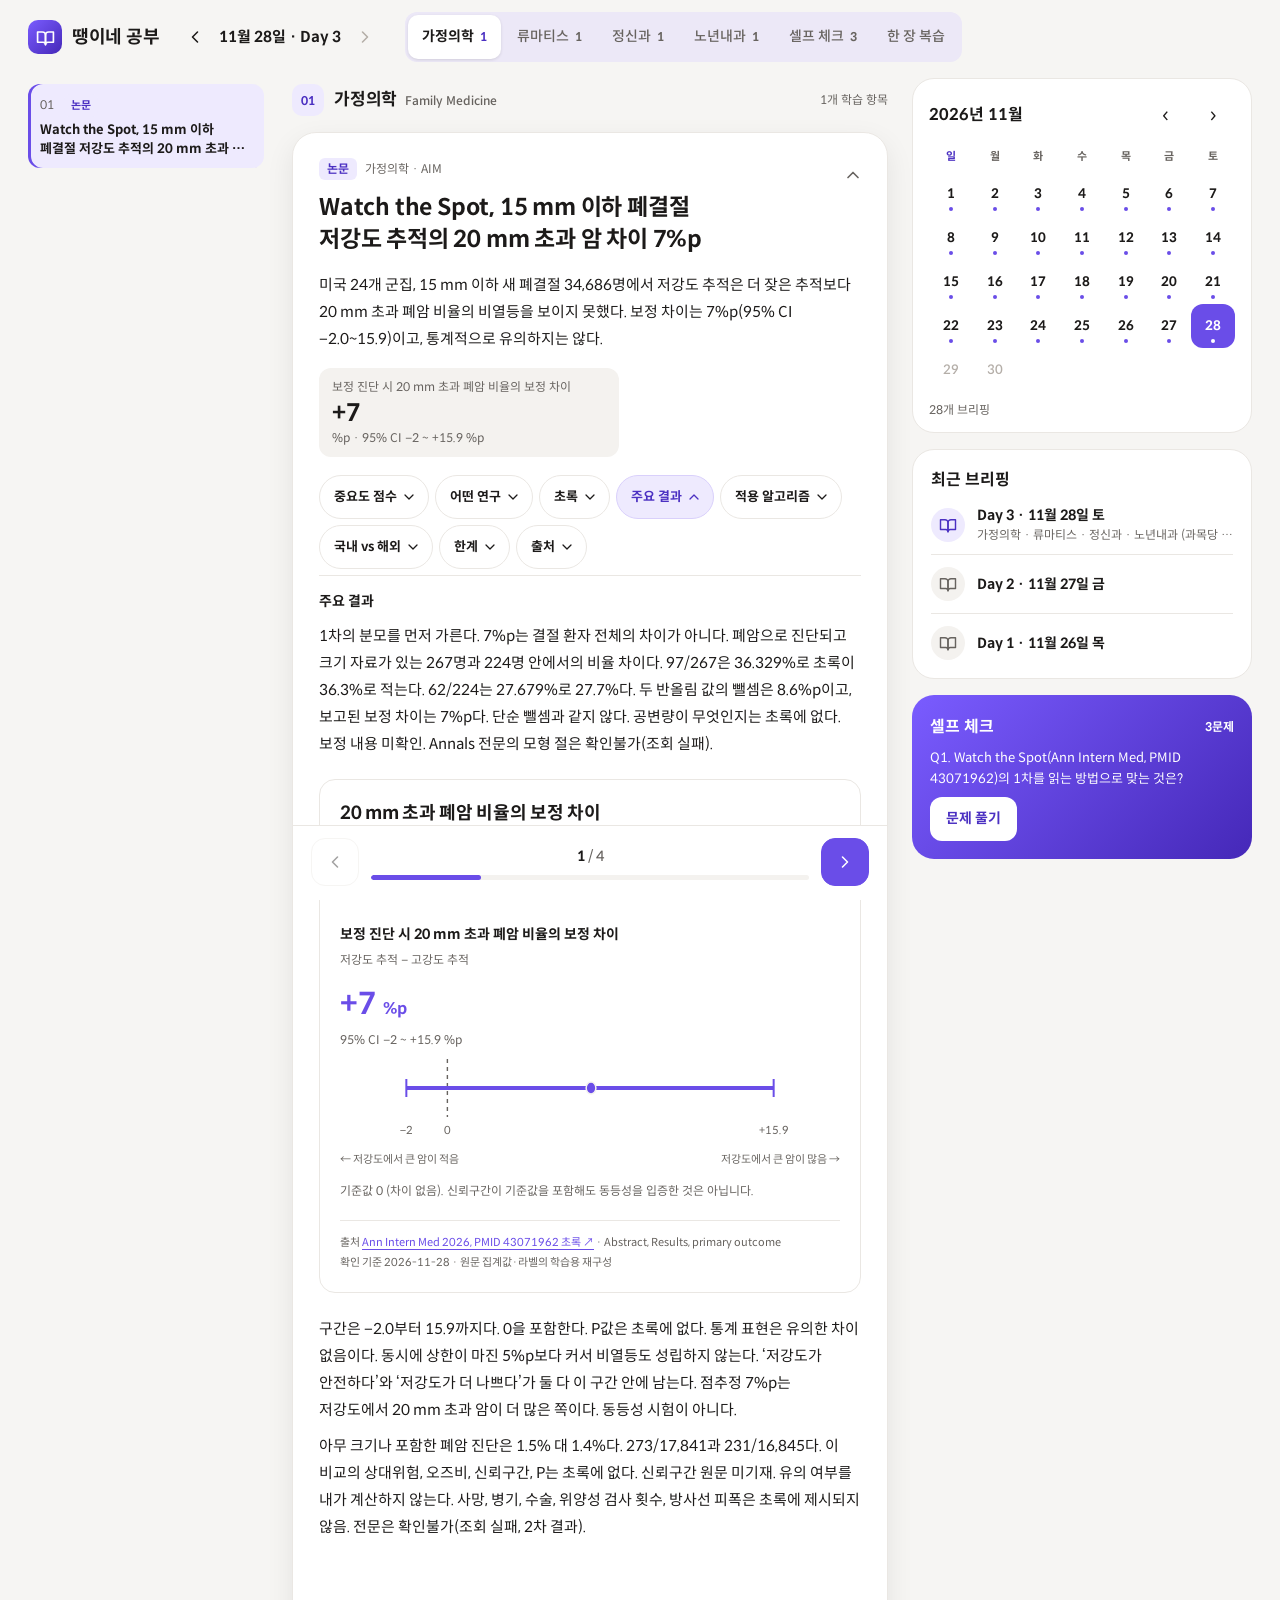
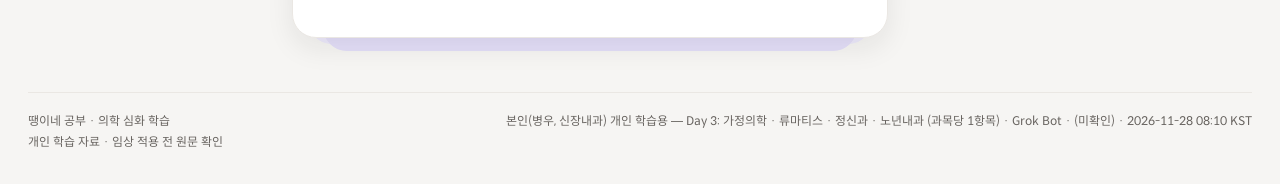
<file: index.html>
<!DOCTYPE html>
<html lang="ko">
<head>
<meta charset="UTF-8">
<meta name="viewport" content="width=device-width,initial-scale=1.0,viewport-fit=cover">
<title>땡이네 공부 · 의학 심화 학습</title>
<meta name="description" content="신장내과 + 인접 과목 — 매일 아침, 3일 사이클로 자동 작성되는 학습 브리핑">
<meta name="theme-color" content="#F6F5F3">
<link rel="manifest" href="manifest.json?v=15">
<link rel="icon" type="image/png" sizes="192x192" href="icon-192.png?v=15">
<link rel="icon" type="image/png" sizes="512x512" href="icon-512.png?v=15">
<link rel="icon" type="image/x-icon" href="favicon.ico?v=15">
<link rel="apple-touch-icon" href="apple-touch-icon.png?v=15">
<meta name="apple-mobile-web-app-capable" content="yes">
<meta name="apple-mobile-web-app-status-bar-style" content="default">
<meta name="apple-mobile-web-app-title" content="땡이네 공부">
<meta name="application-name" content="땡이네 공부">
<meta name="mobile-web-app-capable" content="yes">
<link rel="preload" href="assets/fonts/SpoqaHanSansNeo-Regular.woff2" as="font" type="font/woff2" crossorigin>
<link rel="preload" href="assets/fonts/SpoqaHanSansNeo-Bold.woff2" as="font" type="font/woff2" crossorigin>
<link rel="stylesheet" href="assets/content-visuals.css?v=15">
<link rel="stylesheet" href="assets/podcast-listen.css?v=19">
<style>
/* Spoqa Han Sans Neo subset, SIL OFL — assets/fonts/LICENSE_OFL.txt. font-display:swap so the file never blocks first paint. Weights stop at Bold (700). */
@font-face{font-family:"Spoqa Han Sans Neo";font-style:normal;font-weight:400;font-display:swap;src:url("assets/fonts/SpoqaHanSansNeo-Regular.woff2") format("woff2")}
@font-face{font-family:"Spoqa Han Sans Neo";font-style:normal;font-weight:500;font-display:swap;src:url("assets/fonts/SpoqaHanSansNeo-Medium.woff2") format("woff2")}
@font-face{font-family:"Spoqa Han Sans Neo";font-style:normal;font-weight:700;font-display:swap;src:url("assets/fonts/SpoqaHanSansNeo-Bold.woff2") format("woff2")}
:root{--bg:#f3f6f7;--panel:#fff;--panel-2:#f4f7f8;--line:#dce5e8;--ink:#172f43;--ink-2:#425b6c;--ink-3:#657b88;--navy:#132d46;--teal:#138a83;--teal-dark:#076e68;--teal-soft:#e6f5f2;--amber:#885b17;--rose:#a44348;--mono:ui-monospace,SFMono-Regular,Consolas,monospace;--sans:"Spoqa Han Sans Neo","Apple SD Gothic Neo","Malgun Gothic",sans-serif}

*{box-sizing:border-box}
html{scroll-behavior:smooth;scroll-padding-top:90px}
body{margin:0;padding-top:env(safe-area-inset-top);padding-bottom:env(safe-area-inset-bottom);background:var(--bg);color:var(--ink);font:16px/1.7 var(--sans);word-break:keep-all;overflow-wrap:anywhere;-webkit-font-smoothing:antialiased}
button,input{font:inherit}
button,summary,a{-webkit-tap-highlight-color:transparent}
a{color:var(--teal-dark);text-underline-offset:3px}
button,summary{cursor:pointer}
button{touch-action:manipulation}
button:focus-visible,summary:focus-visible,a:focus-visible,input:focus-visible{outline:3px solid #e9b75b;outline-offset:4px}
button:disabled{cursor:default}
summary{list-style:none}
summary::-webkit-details-marker{display:none}
[hidden]{display:none!important}
.skip-link{position:fixed;top:-80px;left:16px;z-index:100;background:white;padding:12px 20px;border-radius:8px}
.skip-link:focus{top:12px}
.wrap{max-width:1100px;margin:0 auto;padding:0 32px 36px}
.topbar{display:flex;align-items:center;justify-content:space-between;padding:22px 0 20px;gap:16px}
.brand{display:flex;align-items:center;gap:10px;color:var(--navy);text-decoration:none;font-size:22px;letter-spacing:-.8px;font-weight:800}
.brand img{width:38px;height:38px;border-radius:11px}
.brand small{font-size:12px;letter-spacing:.1em;font-weight:600;color:var(--ink-3);margin-left:5px}
.top-r{font-size:12px;color:var(--ink-3);display:flex;gap:8px;align-items:center}
.status-dot{height:6px;width:6px;border-radius:50%;background:var(--teal)}
.collab-link{display:inline-flex;align-items:center;min-height:44px;padding:0 12px;margin-left:4px;border:1px solid var(--line);border-radius:10px;background:var(--panel);color:var(--teal-dark);font-size:12px;font-weight:700;text-decoration:none;white-space:nowrap}
.header{background:var(--navy);border-radius:24px;padding:34px 38px;position:relative;overflow:hidden;color:white;display:flex;justify-content:space-between;gap:28px;align-items:center}
.h-eyebrow{font-size:11px;font-weight:650;letter-spacing:.16em;text-transform:uppercase;color:#8ed9d0;margin-bottom:12px}
.h-title{font-size:32px;line-height:1.35;font-weight:750;letter-spacing:-1.2px;margin:0 0 11px}
.h-description{font-size:14px;color:#c1d1dd;margin:0;max-width:490px}
.h-meta{display:flex;gap:10px;align-items:center;flex-wrap:wrap;margin-top:24px;font-size:12px;color:#c1d1dd}
.h-meta b{font-weight:550;color:white;letter-spacing:.03em}
.pill{background:#29465d;color:#c9ece6;border:1px solid #3f6274;border-radius:6px;padding:2px 8px;font-size:11px}
.hero-art{width:150px;height:140px;flex-shrink:0;opacity:.94}
.hero-art img{width:116px;height:116px;display:block;margin:12px auto;border-radius:29px;box-shadow:0 12px 30px #05172744}
.date-bar{margin:18px 0 26px;display:flex;align-items:flex-start;justify-content:space-between;gap:16px}
.reading-note{font-size:12px;color:var(--ink-3);padding-top:10px;margin:0}
.archive{position:relative;min-width:255px}
.archive>summary{display:flex;align-items:center;justify-content:space-between;gap:14px;min-height:44px;background:var(--panel);border:1px solid var(--line);border-radius:10px;padding:8px 14px;font-size:13px;color:var(--ink-2)}
.archive>summary .chevron{font-size:17px;line-height:1}
.archive[open]>summary .chevron{transform:rotate(180deg)}
.calendar{position:absolute;top:54px;right:0;width:342px;z-index:20;background:white;border:1px solid var(--line);border-radius:16px;padding:16px;box-shadow:0 12px 40px #132d4620}
.cal-head{display:flex;justify-content:space-between;align-items:center;margin-bottom:8px}
.cal-title{font-size:16px;font-weight:700}
.cal-nav{display:flex;gap:4px}
.cal-btn{min-width:44px;height:44px;border:1px solid var(--line);border-radius:9px;color:var(--ink);background:white;font-size:22px}
.cal-grid{display:grid;grid-template-columns:repeat(7,1fr);gap:0}
.cal-wd{text-align:center;font-size:11px;color:var(--ink-3);padding:6px}
.cal-day{border:0;background:transparent;height:44px;min-width:0;font-family:var(--mono);font-size:13px;border-radius:9px;position:relative;color:var(--ink-3)}
.cal-day:disabled{color:#9aabb6}
.cal-day.has:after{content:'';position:absolute;width:4px;height:4px;border-radius:4px;background:var(--teal);bottom:4px;left:calc(50% - 2px)}
.cal-day.has:hover{background:var(--teal-soft)}
.cal-day.today{box-shadow:inset 0 0 0 1px var(--teal)}
.cal-day.is-selected{color:white;background:var(--navy)}
.cal-day.is-selected:after{background:#88dbd0}
.cal-count{font-size:11px;color:var(--ink-3);margin:10px 0 0}
.section-kicker{font-size:11px;letter-spacing:.13em;font-weight:700;color:var(--teal-dark);text-transform:uppercase}
.section-heading{display:flex;align-items:end;justify-content:space-between;gap:16px;margin-bottom:18px}
.section-heading h2{margin:3px 0 0;font-size:23px;letter-spacing:-.7px;line-height:1.4}
.section-heading p{font-size:12px;color:var(--ink-3);margin:0}
.specialty-nav{display:flex;gap:8px;overflow-x:auto;scrollbar-width:thin;position:sticky;top:0;z-index:10;background:#f3f6f7f5;backdrop-filter:blur(10px);padding:14px 0 17px;margin:0 0 20px;border-bottom:1px solid var(--line)}
.specialty-nav a{display:flex;gap:8px;align-items:center;flex-shrink:0;text-decoration:none;color:var(--ink-2);padding:10px 14px;min-height:44px;border-radius:9px;border:1px solid var(--line);background:white;font-size:13px;font-weight:600}
.specialty-nav a:hover,.specialty-nav a:focus{background:var(--navy);color:white;border-color:var(--navy)}
.specialty-nav .nav-count{font-size:10px;opacity:.75}
.specialty-section{margin:0 0 32px}
.sp-head{display:flex;align-items:center;gap:12px;margin-bottom:14px}
.sp-num{display:grid;place-items:center;background:#e4eeee;border:1px solid #d3e5e3;border-radius:10px;width:42px;height:42px;font-size:12px;font-family:var(--mono);color:var(--teal-dark)}
.sp-title{font-size:20px;font-weight:700;letter-spacing:-.5px;margin:0;line-height:1.35}
.sp-title small{display:block;font-size:11px;color:var(--ink-3);font-weight:400;letter-spacing:.015em;margin-top:3px}
.sp-sub{margin-left:auto;font-size:12px;color:var(--ink-3)}
.article-list{background:white;border:1px solid var(--line);border-radius:15px;overflow:hidden}
.item{border-bottom:1px solid var(--line)}
.item:last-child{border-bottom:0}
.item-head{display:grid;grid-template-columns:82px minmax(0,1fr) 24px;gap:15px;align-items:start;padding:20px 22px;min-height:76px}
.item-head:hover{background:#fafcfc}
.item-cat{display:inline-flex;align-items:center;justify-content:center;gap:5px;border-radius:6px;padding:3px 7px;font-size:11px;font-weight:650;white-space:nowrap;margin-top:2px;color:#315779;background:#edf3f8}
.item-cat.guide{color:#826121;background:#faf3e3}
.item-cat.ins{color:#705388;background:#f3edf8}
.item-cat.drug{color:#087b6e;background:#e8f6f1}
.item-cat.int{color:#9a5143;background:#fcf0e9}
.item-cat.safe{color:#a43d4c;background:#fbedf0}
.cat-symbol{font-size:12px;line-height:1}
.item-headline{font-size:16px;font-weight:650;line-height:1.65;letter-spacing:-.27px;margin:0}
.item-summary{font-size:14px;color:var(--ink-3);line-height:1.65;margin-top:6px;display:-webkit-box;-webkit-line-clamp:2;-webkit-box-orient:vertical;overflow:hidden}
.item-toggle{display:grid;place-items:center;height:28px;color:var(--ink-3);font-size:20px;font-weight:300;transition:transform .15s}
.item[open]>.item-head .item-toggle{transform:rotate(45deg);color:var(--teal)}
.item[open]>.item-head{background:#f8fbfb}
.blocks{padding:0 22px 22px 119px}
.block{padding:18px 0;border-bottom:1px solid #e9eef0;font-size:16px;min-width:0}
.block:last-child{border-bottom:0;padding-bottom:0}
.block h4{font-size:12px;letter-spacing:.025em;color:var(--teal-dark);margin:0 0 8px;font-weight:700}
.block p,.block ul,.block ol{margin:0 0 9px;font-size:16px;line-height:1.85;color:var(--ink-2)}
.block p:last-child,.block ul:last-child,.block ol:last-child{margin-bottom:0}
.block ul,.block ol{padding-left:23px}
.block li{margin-bottom:5px}
.block strong{color:var(--ink);font-weight:650}
.block.algo{border-left:3px solid var(--teal);padding:16px 18px;margin:12px 0;background:#f0f8f6;border-radius:0 9px 9px 0}
.block.cautions{border-left:3px solid #c99354;background:#fcf7ef;padding:16px 18px;border-radius:0 9px 9px 0}
.block.source p,.block.source li{font-size:13px}
.block.source a{word-break:break-word}
.no-updates{border:1px dashed #cedde2;border-radius:11px;margin-top:12px;color:var(--ink-3);font-size:12px;background:#ffffff80}
.no-updates>summary{min-height:44px;padding:12px 16px;display:flex;align-items:center;justify-content:space-between;gap:12px}
.no-updates>summary span:first-child{display:flex;gap:8px;align-items:center}
.no-updates[open] .empty-caret{transform:rotate(180deg)}
.empty-items{padding:0 16px 12px;margin:0;list-style:none}
.empty-items li{display:flex;align-items:center;gap:12px;padding:8px 0;border-top:1px solid #e6eded;font-size:12px}
.empty-items .item-cat{min-width:78px}
.tag{display:inline-flex;border-radius:5px;padding:1px 6px;font-size:10px;font-weight:650;margin-right:7px;color:var(--teal-dark);background:var(--teal-soft)}
.tag.now{background:#fbedf0;color:var(--rose)}
.tag.recur{background:#faf3e3;color:var(--amber)}
.learning-grid{display:grid;grid-template-columns:minmax(0,1.25fr) minmax(0,1fr);gap:22px;align-items:start;margin-top:40px}
.review-section{}
.quiz{background:white;border:1px solid var(--line);border-radius:14px;padding:22px;margin-bottom:12px}
.quiz-number{display:block;color:var(--teal-dark);font-size:11px;font-weight:700;letter-spacing:.1em;margin-bottom:8px}
.quiz-q{font-size:16px;font-weight:650;line-height:1.65;margin:0 0 16px}
.quiz-options{border:0;padding:0;margin:0 0 14px;min-width:0}
.quiz-option{display:flex;gap:10px;align-items:flex-start;font-size:14px;min-height:44px;line-height:1.6;padding:10px 12px;background:#f5f8f9;border:1px solid transparent;border-radius:8px;margin-bottom:6px;cursor:pointer}
.quiz-option:has(input:checked){border-color:var(--teal);background:var(--teal-soft)}
.quiz-option input{accent-color:var(--teal);margin:4px 0 0;flex-shrink:0;width:16px;height:16px}
.quiz-prompt{font-size:15px;color:var(--ink-2)}
.quiz-toggle{display:flex;align-items:center;justify-content:space-between;min-height:44px;color:var(--teal-dark);font-size:13px;font-weight:650}
.quiz-toggle:after{content:'+';font-size:22px;font-weight:400}
.quiz-answer[open]>.quiz-toggle:after{content:'−'}
.quiz-a{font-size:15px;background:var(--teal-soft);border-radius:9px;padding:14px 16px;color:var(--ink-2)}
.quiz-a p{margin:0 0 7px}
.quiz-a p:last-child{margin-bottom:0}
.recall{background:var(--navy);border-radius:16px;color:white;padding:23px 24px}
.recall-label{font-size:18px;font-weight:650;display:flex;justify-content:space-between;gap:12px;align-items:center;min-height:44px}
.recall-label small{color:#9dd8d0;font-size:10px;font-weight:500}
.recall-sub{font-size:12px;color:#b5cbd6;margin:8px 0 16px}
.recall ul{list-style:none;padding:0;margin:0}
.recall li{font-size:15px;line-height:1.8;padding:13px 0 13px 20px;position:relative;border-top:1px solid #ffffff1a;color:#e0e9ef}
.recall li:before{content:'';width:5px;height:5px;background:#72c6bb;position:absolute;left:0;top:24px;border-radius:50%}
.recall a{color:#9ce0d6}
.case-section{background:white;border:1px solid var(--line);border-radius:15px;padding:24px;margin:30px 0}
.case-section h3{font-size:18px;margin:8px 0}
.case-section .block{border:0}
.state{padding:56px 20px;text-align:center;color:var(--ink-3);font-size:14px}
.state-mark{font-size:24px;margin-bottom:10px;color:var(--teal)}
.state button{background:white;border:1px solid var(--line);border-radius:8px;min-height:44px;padding:8px 16px;color:var(--teal-dark);margin-top:16px}
.footer{border-top:1px solid var(--line);margin-top:36px;padding-top:23px;font-size:11px;color:var(--ink-3);display:flex;justify-content:space-between;gap:20px;align-items:flex-start}
.footer p{margin:0}
.footer .author{max-width:65%;text-align:right}
.md-table-wrap{width:100%;overflow:auto;border:1px solid var(--line);border-radius:10px;margin:12px 0}
.md-table{border-collapse:collapse;width:100%;font-size:14px;text-align:left;min-width:280px}
.md-table th,.md-table td{padding:11px 13px;border-bottom:1px solid var(--line);vertical-align:top}
.md-table th{background:#edf5f4;font-size:12px;color:var(--teal-dark);font-weight:700}
.md-table tr:last-child td{border-bottom:0}
.md-callout{background:#eef6fa;border-left:3px solid #4989ac;border-radius:0 9px 9px 0;padding:14px 16px;margin:12px 0}
.md-callout.warning,.md-callout.caution{background:#fcf5e9;border-color:#bf8b42}
.md-callout-title{font-size:12px;font-weight:700;margin-bottom:7px;color:var(--ink)}
.md-callout p{font-size:15px}
.flow{margin:16px 0;padding:18px;background:#edf6f4;border-radius:12px;border:1px solid #d2e8e2}
.flow figcaption{font-size:12px;font-weight:700;margin-bottom:13px;color:var(--teal-dark)}
.flow ol{list-style:none;padding:0;margin:0;display:flex;gap:22px;flex-wrap:wrap}
.flow li{flex:1;min-width:130px;position:relative;border:1px solid #c9deda;background:white;border-radius:8px;padding:13px;font-size:14px;line-height:1.65;margin:0}
.flow li:not(:last-child):after{content:'→';position:absolute;right:-18px;top:calc(50% - 13px);color:var(--teal)}
.flow-step{display:block;font:10px var(--mono);color:var(--teal-dark);margin-bottom:6px}
.md-code{font:13px/1.8 var(--mono);white-space:pre-wrap;overflow-wrap:anywhere;padding:14px;background:#f0f4f6;border-radius:8px}
code{font-family:var(--mono);font-size:.85em;background:#e8eef1;border-radius:3px;padding:1px 4px}
.sr-only{position:absolute;width:1px;height:1px;padding:0;margin:-1px;overflow:hidden;clip:rect(0,0,0,0);white-space:nowrap;border:0}


@media(max-width:760px){.wrap{padding:0 20px 28px}
.topbar{padding:17px 0}
.brand{font-size:21px}
.brand small{display:none}
.header{padding:27px 25px;border-radius:20px;gap:14px}
.h-title{font-size:27px}
.hero-art{width:84px;height:96px}
.hero-art img{width:84px;height:84px;margin:6px 0;border-radius:22px}
.h-description{font-size:13px}
.h-meta{margin-top:18px;font-size:11px}
.reading-note{max-width:210px}
.learning-grid{grid-template-columns:1fr;gap:24px;margin-top:32px}
.blocks{padding-left:22px}
.recall{padding:22px}
.footer{margin-top:28px}
}


@media(max-width:520px){.wrap{padding:0 16px 26px}
.top-r{font-size:10px}
.brand img{width:34px;height:34px}
.header{padding:24px;border-radius:18px;display:block}
.hero-art{position:absolute;right:-11px;top:22px;opacity:.22;transform:rotate(-13deg);width:114px;height:114px;pointer-events:none}
.hero-art img{width:114px;height:114px}
.h-title{font-size:27px;position:relative}
.h-description{max-width:265px;position:relative}
.h-eyebrow{font-size:10px}
.h-meta{gap:8px}
.date-bar{margin:14px 0 26px;display:block}
.reading-note{max-width:none;font-size:11px;padding:0;margin:0 0 11px}
.archive{min-width:0}
.archive>summary{font-size:12px}
.calendar{position:static;box-shadow:none;width:100%;margin-top:8px;padding:12px}
.section-heading{margin-bottom:14px}
.section-heading h2{font-size:21px}
.section-heading p{font-size:11px}
.specialty-nav{margin-bottom:22px;padding:11px 0 12px;gap:7px}
.specialty-nav a{font-size:12px;padding:10px 12px}
.sp-title{font-size:19px}
.sp-num{width:36px;height:38px}
.sp-sub{font-size:11px}
.item-head{padding:18px 16px;grid-template-columns:minmax(0,1fr) 20px;gap:8px 10px}
.item-head>.item-cat{grid-column:1;width:max-content;margin:0}
.item-copy{grid-column:1}
.item-toggle{grid-column:2;grid-row:1/3;align-self:center}
.item-headline{font-size:16px}
.item-summary{font-size:13px}
.blocks{padding:0 16px 18px}
.block{padding:16px 0}
.block p,.block li{font-size:15.5px;line-height:1.85}
.block.algo,.block.cautions{padding:14px}
.no-updates>summary{font-size:11px;padding:11px 12px}
.empty-items{padding:0 12px 10px}
.empty-items li{gap:8px;font-size:11px}
.empty-items .item-cat{font-size:10px}
.quiz{padding:19px 17px}
.quiz-q{font-size:16px}
.quiz-option{font-size:14px}
.recall li{font-size:15px}
.footer{display:block;line-height:1.8}
.footer .author{max-width:none;text-align:left;margin-top:8px}
.flow ol{display:block}
.flow li{margin:0 0 24px}
.flow li:last-child{margin-bottom:0}
.flow li:not(:last-child):after{content:'↓';right:auto;left:calc(50% - 6px);top:auto;bottom:-25px}
.md-table{font-size:13px}
.md-table th,.md-table td{padding:9px 11px}
}


@media(prefers-reduced-motion:reduce){html{scroll-behavior:auto}
*,*:before,*:after{animation:none!important;transition:none!important}
}


@media print{body{background:white}
.wrap{max-width:none;padding:0}
.topbar,.archive,.specialty-nav,.hero-art{display:none}
.header{color:var(--ink);background:white;border:1px solid var(--line)}
.h-eyebrow,.h-description,.h-meta,.h-meta b{color:var(--ink)}
.learning-grid{display:block}
.recall{background:white;color:var(--ink);border:1px solid var(--line)}
.recall li{color:var(--ink)}
details>*{display:block!important}
details::details-content{content-visibility:visible}
.item-head,.quiz{break-inside:avoid}
.blocks{padding-left:22px}
}



/* ============================================================
   v2 · 2026-11-02 · Claude 디자인 제안 — 아이콘 보라를 강조색으로(기존 --teal 변수 이름은 그대로, 값만 보라)
   남색 머리 판·복습 카드와 분류 칩(논문·가이드라인·급여·약물 등) 색은 그대로. 이 블록을 지우면 이전 모습.
   ============================================================ */
:root{--teal:#6A4DE8;--teal-dark:#5535C9;--teal-soft:#F1EDFE;--ink-3:#576c79;--lilac:#C9BBFF}
/* 초점 표시: 호박색(흰 바탕 1.8:1) → 보라(5.5:1) */
button:focus-visible,summary:focus-visible,a:focus-visible,input:focus-visible{outline-color:var(--teal)}
/* 청록 계열로 하드코딩돼 있던 옅은 바탕·선 → 보라 계열 */
.h-eyebrow,.recall-label small,.recall a{color:var(--lilac)}
.pill{color:#E4DCFF}
.cal-day.is-selected:after{background:var(--lilac)}
.recall li:before{background:#A792FF}
.sp-num{background:#EFEBFC;border-color:#DCD3F8}
.item-head:hover{background:#FBFAFF}
.item[open]>.item-head{background:#F8F6FF}
.block.algo{background:#F5F2FE}
.md-table th{background:#F1EEFC}
.flow{background:#F5F2FE;border-color:#DFD7F8}
.flow li{border-color:#D9CFF6}
.specialty-nav a:hover,.specialty-nav a:focus{background:var(--teal-dark);border-color:var(--teal-dark)}
/* 시각자료(효과크기·막대)의 주색도 보라로 — 남색 보조색은 그대로 */
.content-visual{--cv-teal:#6A4DE8}

/* ============================================================
   v3 · 2026-11-03 · Claude 디자인 — 조율안 '플래시카드'(오너 선택: 스터디 1안)
   네 앱 공유 톤(바탕 #F6F5F3·카드 흰색·글자 #1C1A19/#67635F·선 #EAE7E3·Spoqa Han Sans Neo) + 앱 색 보라 한 톤.
   한 번에 한 장을 보여 주는 규칙은 html.v3-deck 아래에만 있다(아래 v3 스크립트가 붙임).
   스크립트가 실패하면 이 클래스가 빠져 모든 항목이 목록으로 다 보인다.
   ============================================================ */
:root{--bg:#F6F5F3;--panel:#FFFFFF;--panel-2:#F4F2EF;--line:#EAE7E3;--ink:#1C1A19;--ink-2:#1C1A19;--ink-3:#67635F;--navy:#4B30C2;--teal:#6A4DE8;--teal-dark:#4B30C2;--teal-soft:#EEEAFE;--lilac:#E6E0FF;
  --v3-app:#6A4DE8;--v3-deep:#4B30C2;--v3-soft:#EEEAFE;--v3-seg:#ECE8F7;--v3-mute:#B4AEA8;--v3-grad:linear-gradient(135deg,#7A5CFF 0%,#4528B8 100%);
  --sans:"Spoqa Han Sans Neo","Apple SD Gothic Neo","Malgun Gothic",sans-serif}
html{scroll-padding-top:72px;scroll-padding-bottom:100px}
body{background:var(--bg);color:var(--ink);font-size:15px;line-height:1.7}
a{color:var(--v3-deep)}
button:focus-visible,summary:focus-visible,a:focus-visible,input:focus-visible,[tabindex]:focus-visible{outline:3px solid var(--v3-app);outline-offset:3px}
.wrap{max-width:720px;padding:0 16px 28px}
.v3-i{width:20px;height:20px;display:block;flex-shrink:0;fill:none;stroke:currentColor;stroke-width:1.9;stroke-linecap:round;stroke-linejoin:round}
.v3-ic{display:inline-grid;place-items:center;width:44px;height:44px;flex-shrink:0;padding:0;border:0;border-radius:12px;background:transparent;color:var(--ink)}
.v3-ic:hover{background:#EFEDEA}
.v3-ic:disabled{color:var(--v3-mute);background:transparent}
/* 머리줄 — 모바일: 앱 마크 · "날짜 · Day N ▾"(달력 열기) · 달력 · 협의실 */
.topbar{display:flex;align-items:center;gap:4px;padding:10px 0 4px;min-height:62px}
.v3-brandrow{display:flex;align-items:center;gap:2px;min-width:0;flex:1 1 auto}
.brand{display:inline-flex;align-items:center;gap:10px;min-width:44px;min-height:44px;color:var(--ink);font-size:18px;font-weight:800;letter-spacing:-.3px;text-decoration:none;flex-shrink:0}
.v3-mark{width:34px;height:34px;border-radius:10px;background:var(--v3-grad);display:grid;place-items:center;flex-shrink:0}
.v3-mark svg{display:block}
.v3-brandname,.v3-arch-sr,.v3-collab-txt{position:absolute;width:1px;height:1px;padding:0;margin:-1px;overflow:hidden;clip:rect(0,0,0,0);white-space:nowrap;border:0}
.v3-daynav{display:none}
.archive{position:static;min-width:0}
.archive>summary{display:inline-flex;align-items:center;gap:2px;min-height:44px;max-width:100%;padding:0 6px;border:0;border-radius:12px;background:transparent;color:var(--ink);font-size:20px;font-weight:800;letter-spacing:-.5px;white-space:nowrap}
.archive>summary:hover{background:#EFEDEA}
.v3-datelabel{overflow:hidden;text-overflow:ellipsis}
.archive>summary .chevron{display:grid;place-items:center;color:var(--ink-3);font-size:inherit;transition:transform .15s}
.archive[open]>summary .chevron{transform:rotate(180deg)}
.top-r{display:flex;align-items:center;gap:0;margin-left:auto;font-size:12px;color:var(--ink-3)}
.status-dot,#status-text{display:none}
.top-r.v3-offline #status-text{display:inline-flex;align-items:center;min-height:28px;padding:0 9px;margin-right:4px;border-radius:999px;background:#FCF0E9;color:#8A3B22;font-weight:700;white-space:nowrap}
.collab-link{display:inline-flex;align-items:center;justify-content:center;gap:8px;min-width:44px;min-height:44px;padding:0;margin:0;border:0;border-radius:12px;background:transparent;color:var(--ink);font-size:14px;font-weight:700}
.collab-link:hover{background:#EFEDEA}
/* 원래 남색 머리 판·읽기 안내 줄: 화면에서는 빼고(머리 판은 화면 읽기용으로 남김) 날짜·Day는 머리줄이 보여 준다 */
.header{position:absolute!important;width:1px;height:1px;padding:0;margin:-1px;overflow:hidden;clip:rect(0,0,0,0);white-space:nowrap;border:0}
.date-bar{display:none}
/* 7일 띠 */
.v3-week{display:flex;gap:2px;margin:2px 0 4px}
.v3-wd{flex:1 1 0;min-width:0;min-height:64px;display:flex;flex-direction:column;align-items:center;justify-content:center;gap:3px;padding:6px 0;border:0;border-radius:14px;background:transparent;color:var(--ink);font-family:inherit}
.v3-wd-w{font-size:11px;font-weight:600;color:var(--ink-3);line-height:1.2}
.v3-wd-d{font-size:16px;font-weight:800;font-variant-numeric:tabular-nums;line-height:1.2}
.v3-wd-dot{width:5px;height:5px;border-radius:50%;background:transparent}
.v3-wd.has .v3-wd-dot{background:var(--v3-app)}
.v3-wd.has:hover{background:var(--v3-soft)}
.v3-wd.today{box-shadow:inset 0 0 0 1px var(--v3-app)} /* 2026-11-05: 선 색(1.13:1)이라 오늘 표시가 거의 안 보였음 → 달력처럼 앱 색 */
.v3-wd:disabled,.v3-wd:disabled .v3-wd-w{color:var(--v3-mute)}
.v3-wd[aria-pressed=true],.v3-wd[aria-pressed=true]:hover{background:var(--v3-app);color:#FFFFFF;box-shadow:none}
.v3-wd[aria-pressed=true] .v3-wd-w{color:#FFFFFF}
.v3-wd[aria-pressed=true] .v3-wd-dot{background:#FFFFFF}
/* 분야 칩(모바일, 본문 위에 붙어 있음) */
.specialty-nav{position:sticky;top:0;z-index:12;display:flex;gap:8px;overflow-x:auto;scrollbar-width:none;margin:0 -16px 8px;padding:8px 16px 10px;background:rgba(246,245,243,.96);border-bottom:0;-webkit-backdrop-filter:blur(10px);backdrop-filter:blur(10px)}
.specialty-nav::-webkit-scrollbar{display:none}
.specialty-nav a{display:inline-flex;align-items:center;gap:6px;flex-shrink:0;min-height:44px;padding:0 15px;border:1px solid var(--line);border-radius:999px;background:#FFFFFF;color:var(--ink);font-size:14px;font-weight:700;text-decoration:none}
.specialty-nav a:hover{background:var(--panel-2);border-color:var(--line);color:var(--ink)}
.specialty-nav a:focus{background:#FFFFFF;border-color:var(--line);color:var(--ink)}
.specialty-nav .nav-count{font-size:12px;font-weight:700;opacity:1;color:var(--ink-3)}
.specialty-nav a.v3-on,.specialty-nav a.v3-on:hover,.specialty-nav a.v3-on:focus{background:var(--v3-app);border-color:var(--v3-app);color:#FFFFFF}
.specialty-nav a.v3-on .nav-count{color:#FFFFFF}
/* 분야 머리(칩을 누르면 여기로 — 고정 칩 바에 가리지 않음) */
.specialty-section{margin:0 0 20px}
.sp-head{display:flex;align-items:center;gap:10px;min-height:44px;margin:0 0 10px}
.sp-num{width:32px;height:32px;border:0;border-radius:10px;background:var(--v3-soft);color:var(--v3-deep);font:700 12px var(--sans);font-variant-numeric:tabular-nums;flex-shrink:0}
.sp-title{display:flex;align-items:baseline;flex-wrap:wrap;gap:0 8px;font-size:17px;font-weight:800;letter-spacing:-.3px}
.sp-title small{display:inline;margin:0;font-size:12px;font-weight:500;letter-spacing:0;color:var(--ink-3)}
.sp-sub{margin-left:auto;font-size:12px;color:var(--ink-3);white-space:nowrap}
/* 카드 — 지금 항목 한 장 + 아래 넘기기 줄. 뒤에 카드 두 장이 겹친 모양 */
.article-list{position:relative;overflow:visible;background:#FFFFFF;border:1px solid var(--line);border-radius:24px;box-shadow:0 10px 28px rgba(28,26,25,.08);margin-bottom:22px}
html.v3-deck .article-list::before,html.v3-deck .article-list::after{content:'';position:absolute;z-index:-1;border-radius:24px;pointer-events:none}
html.v3-deck .article-list::before{left:15px;right:15px;top:7px;bottom:-7px;background:#EDE9FB}
html.v3-deck .article-list::after{left:30px;right:30px;top:14px;bottom:-14px;background:#E3DEF8}
.item{border-bottom:0}
.item+.item{border-top:1px solid var(--line)}
html.v3-deck .item{display:none;border-top:0}
html.v3-deck .item.v3-cur{display:block}
.item-head{display:block;position:relative;min-height:0;padding:22px 64px 6px 26px;border-radius:24px 24px 0 0}
.item-head:hover,.item[open]>.item-head{background:transparent}
.item-head>.item-cat{display:inline-flex;vertical-align:middle;margin:0}
.item-cat,.item-cat.guide,.item-cat.ins,.item-cat.drug,.item-cat.int,.item-cat.safe{color:var(--v3-deep);background:var(--v3-soft);border-radius:6px;padding:2px 8px;font-size:12px;font-weight:700;line-height:1.5}
.cat-symbol{display:none}
.v3-meta{display:inline;vertical-align:middle;margin-left:8px;font-size:12px;color:var(--ink-3)}
.item-copy{display:block}
.item-headline{margin:10px 0 0;font-size:23px;line-height:1.4;font-weight:800;letter-spacing:-.5px;color:var(--ink)}
.v3-find{display:inline-block;margin-top:10px;padding:4px 10px;border-radius:8px;background:var(--v3-soft);color:var(--v3-deep);font-size:14px;font-weight:800;line-height:1.5}
.item-summary{margin-top:10px;font-size:15px;line-height:1.7;color:var(--ink);-webkit-line-clamp:3}
.item[open].v3-haslead .item-summary{display:none}
.item-toggle{position:absolute;top:14px;right:12px;width:44px;height:44px;display:grid;place-items:center;font-size:0;color:var(--ink-3);border-radius:12px}
.item-toggle:before{content:'';width:20px;height:20px;background:currentColor;-webkit-mask:url("data:image/svg+xml,%3Csvg xmlns='http://www.w3.org/2000/svg' viewBox='0 0 24 24' fill='none' stroke='%23000' stroke-width='2' stroke-linecap='round' stroke-linejoin='round'%3E%3Cpath d='M6 9l6 6 6-6'/%3E%3C/svg%3E") center/contain no-repeat;mask:url("data:image/svg+xml,%3Csvg xmlns='http://www.w3.org/2000/svg' viewBox='0 0 24 24' fill='none' stroke='%23000' stroke-width='2' stroke-linecap='round' stroke-linejoin='round'%3E%3Cpath d='M6 9l6 6 6-6'/%3E%3C/svg%3E") center/contain no-repeat}
.item[open]>.item-head .item-toggle{transform:rotate(180deg);color:var(--ink-3)}
.item-head:hover .item-toggle{background:var(--panel-2)}
.blocks{display:flex;flex-direction:column;padding:0 26px 18px}
.block{order:3;min-width:0;padding:14px 0 4px;border-bottom:0;border-top:1px solid var(--line);font-size:15px}
.block:last-child{padding-bottom:4px}
.block.v3-lead{order:0;border-top:0;padding-top:10px}
.block.v3-lead>h4{position:absolute;width:1px;height:1px;margin:-1px;overflow:hidden;clip:rect(0,0,0,0);white-space:nowrap}
.block h4{margin:0 0 8px;font-size:14px;font-weight:800;letter-spacing:0;color:var(--ink)}
.block p,.block ul,.block ol{font-size:15px;line-height:1.8;color:var(--ink)}
.block.algo,.block.cautions{border-top:0;margin:12px 0 4px;padding:14px 16px;border-radius:0 12px 12px 0}
.block.algo{background:#F7F5FE;border-left-color:var(--v3-app)}
html.v3-deck .block.v3-shut{display:none}
/* 핵심 숫자 칸(항목의 시각자료에 있는 값만 그대로 옮김) */
.v3-tiles{order:1;display:grid;grid-template-columns:repeat(var(--n,3),minmax(0,1fr));gap:10px;margin:12px 0 4px}
.v3-tiles.n1{grid-template-columns:minmax(0,300px)}
.v3-tile{display:flex;flex-direction:column;gap:2px;min-width:0;padding:11px 13px;border-radius:12px;background:var(--panel-2)}
.v3-tile-l{font-size:12px;line-height:1.4;color:var(--ink-3);display:-webkit-box;-webkit-line-clamp:2;-webkit-box-orient:vertical;overflow:hidden}
.v3-tile-v{font-size:24px;line-height:1.25;font-weight:800;color:var(--ink);font-variant-numeric:tabular-nums;overflow-wrap:anywhere}
.v3-tile-s{font-size:12px;line-height:1.4;color:var(--ink-3)}
.v3-tile.v3-hit{background:var(--v3-soft)}
.v3-tile.v3-hit .v3-tile-v{color:var(--v3-deep)}
/* 항목 안 내용 펼치기(그 항목에 있는 칸만) */
.v3-secbar{order:2;display:flex;flex-wrap:wrap;gap:6px;margin:14px 0 6px}
.v3-sec{display:inline-flex;align-items:center;gap:4px;min-height:44px;padding:0 11px 0 14px;border:1px solid var(--line);border-radius:999px;background:#FFFFFF;color:var(--ink);font-size:13px;font-weight:600;font-family:inherit}
.v3-sec:hover{background:var(--panel-2)}
.v3-sec .v3-i{width:16px;height:16px;transition:transform .15s}
.v3-sec[aria-expanded=true]{background:var(--v3-soft);border-color:#D9D0FB;color:var(--v3-deep)}
.v3-sec[aria-expanded=true] .v3-i{transform:rotate(180deg)}
/* 넘기기 줄 — 긴 카드에서도 손 닿는 곳(화면 아래)에 붙고, 카드 끝에서는 제자리 */
.v3-decknav{position:sticky;bottom:0;z-index:4;display:flex;align-items:center;gap:12px;padding:12px 18px 14px;border-top:1px solid var(--line);border-radius:0 0 24px 24px;background:#FFFFFF}
.specialty-section>.v3-decknav{border:1px solid var(--line);border-radius:22px;margin-top:12px}
.v3-nb{display:grid;place-items:center;width:48px;height:48px;flex-shrink:0;padding:0;border:1px solid var(--line);border-radius:14px;background:#FFFFFF;color:var(--ink)}
.v3-nb:hover{background:var(--panel-2)}
.v3-nb.v3-next,.v3-nb.v3-next:hover{background:var(--v3-app);border-color:var(--v3-app);color:#FFFFFF}
.v3-nb:disabled{opacity:.4;cursor:default}
.v3-prog{flex:1 1 auto;min-width:0;display:flex;flex-direction:column;align-items:center;gap:6px}
.v3-prog-t{font-size:14px;font-weight:800;font-variant-numeric:tabular-nums}
.v3-prog-t span{font-weight:500;color:var(--ink-3)}
.v3-bar{display:block;width:100%;height:5px;border-radius:3px;background:var(--panel-2);overflow:hidden}
.v3-bar i{display:block;height:100%;width:0;border-radius:3px;background:var(--v3-app)}
/* 신규 사항 없는 항목 */
.no-updates{margin-top:0;border:1px dashed #D9D4CE;border-radius:16px;background:transparent;color:var(--ink-3);font-size:13px}
.empty-items li{border-top-color:var(--line)}
/* 셀프 체크 · 한 장 복습 · 케이스 */
.learning-grid{display:block;margin-top:0}
.learning-grid>.review-section+.review-section{margin-top:28px}
.section-kicker{color:var(--v3-deep)}
.section-heading h2{font-size:20px;font-weight:800}
.section-heading p{color:var(--ink-3)}
.quiz{border:1px solid var(--line);border-radius:20px;padding:20px 22px}
.quiz-number,.quiz-toggle{color:var(--v3-deep)}
.quiz-q{font-weight:700}
.quiz-option{background:var(--panel-2);border-radius:12px}
.quiz-option:has(input:checked){border-color:var(--v3-app);background:var(--v3-soft)}
.quiz-prompt,.quiz-a{color:var(--ink)}
.quiz-a{background:var(--v3-soft);border-radius:12px}
.recall{background:var(--v3-deep);border-radius:22px}
.recall-label small,.recall-sub,.recall a{color:#E6E0FF}
.recall li{color:#FFFFFF;border-top-color:rgba(255,255,255,.18)}
.recall li:before{background:#C9BBFF}
.recall summary:focus-visible{outline-color:#FFFFFF}
.case-section{border-radius:22px;border-color:var(--line)}
html.v3-deck .specialty-section,html.v3-deck .learning-grid,html.v3-deck .case-section{display:none}
html.v3-deck .specialty-section.v3-on,html.v3-deck .learning-grid.v3-on,html.v3-deck .case-section.v3-on{display:block}
.state button{border-radius:12px;color:var(--v3-deep)}
.md-table th{background:#F3F0FD;color:var(--v3-deep)}
.flow{background:#F7F5FE;border-color:#E6E0FB}
.flow li{border-color:#E0D9FA}
code{background:var(--panel-2)}
.content-visual{--cv-ink:#1C1A19;--cv-muted:#67635F;--cv-line:#EAE7E3;--cv-soft:#F4F2EF;--cv-teal:#6A4DE8;--cv-navy:#3B2E7E;border-radius:16px}
.footer{margin-top:28px;padding-top:18px;font-size:12px;color:var(--ink-3)}
/* 달력 카드 · 최근 브리핑 */
.calendar{position:static;width:auto;margin:0;padding:14px 16px 12px;background:#FFFFFF;border:1px solid var(--line);border-radius:22px;box-shadow:none}
.cal-head{margin-bottom:4px}
.cal-title{font-size:16px;font-weight:800}
.cal-btn{border:0;border-radius:12px;background:transparent;color:var(--ink);font-size:22px}
.cal-btn:hover{background:var(--panel-2)}
.cal-wd{padding:6px 0;font-size:11px;font-weight:700;color:var(--ink-3)}
.cal-wd:first-child{color:var(--v3-deep)}
.cal-day{height:44px;border-radius:12px;font:500 13px var(--sans);font-variant-numeric:tabular-nums;color:var(--v3-mute)}
.cal-day:disabled{color:var(--v3-mute)}
.cal-day.has{color:var(--ink);font-weight:700}
.cal-day.has:after{bottom:5px;background:var(--v3-app)}
.cal-day.has:hover{background:var(--v3-soft)}
.cal-day.today{box-shadow:inset 0 0 0 1px var(--v3-app)}
.cal-day.is-selected,.cal-day.is-selected:hover{background:var(--v3-app);color:#FFFFFF}
.cal-day.is-selected:after{background:#FFFFFF}
.cal-count{margin:8px 0 0;font-size:12px;color:var(--ink-3)}
.v3-recent{margin-top:12px;padding:16px 18px 6px;background:#FFFFFF;border:1px solid var(--line);border-radius:22px}
.v3-recent h2{margin:0 0 2px;font-size:16px;font-weight:800}
.v3-recent-list{list-style:none;margin:0;padding:0}
.v3-recent-list li+li{border-top:1px solid var(--line)}
.v3-rb{display:flex;align-items:center;gap:12px;width:100%;min-height:58px;padding:10px 0;border:0;background:transparent;color:var(--ink);text-align:left;font-family:inherit}
.v3-rb-ic{display:grid;place-items:center;width:34px;height:34px;flex-shrink:0;border-radius:50%;background:var(--panel-2);color:var(--ink-3)}
.v3-rb-ic .v3-i{width:18px;height:18px}
.v3-rb[aria-current] .v3-rb-ic{background:var(--v3-soft);color:var(--v3-deep)}
.v3-rb-x{flex:1 1 auto;min-width:0}
.v3-rb-t,.v3-rb-s{display:block;white-space:nowrap;overflow:hidden;text-overflow:ellipsis}
.v3-rb-t{font-size:14px;font-weight:700;line-height:1.5}
.v3-rb-s{font-size:12px;line-height:1.5;color:var(--ink-3)}
.v3-rb:hover .v3-rb-t{text-decoration:underline;text-underline-offset:3px}
.v3-sheet-head,.v3-today{display:none}
/* 왼쪽 항목 목록 · 오른쪽 열(PC에서만 보임) */
.v3-list,.v3-side{display:none}
.v3-li{display:flex;flex-direction:column;gap:4px;width:100%;min-height:44px;padding:10px 12px;border:0;border-radius:12px;background:transparent;color:var(--ink);text-align:left;font-family:inherit}
.v3-li:hover{background:#EFEDEA}
.v3-li[aria-current=true],.v3-li[aria-current=true]:hover{background:var(--v3-soft);box-shadow:inset 3px 0 0 var(--v3-app)}
.v3-li-top{display:flex;align-items:center;gap:6px}
.v3-li-n{width:18px;font-size:12px;color:var(--ink-3);font-variant-numeric:tabular-nums}
.v3-li-c{flex-shrink:0;padding:2px 7px;border-radius:6px;background:var(--v3-soft);color:var(--v3-deep);font-size:11px;font-weight:700;white-space:nowrap}
.v3-li-t{font-size:13px;line-height:1.45;font-weight:500;display:-webkit-box;-webkit-line-clamp:2;-webkit-box-orient:vertical;overflow:hidden}
.v3-li[aria-current=true] .v3-li-t{font-weight:700}
.v3-check{display:flex;flex-direction:column;gap:8px;padding:18px;border-radius:22px;background:var(--v3-grad);color:#FFFFFF}
.v3-check[hidden]{display:none}
.v3-check-head{display:flex;align-items:center;justify-content:space-between;gap:8px}
.v3-check h2{margin:0;font-size:16px;font-weight:800}
#v3-check-n{font-size:12px;font-weight:700}
.v3-check-q{margin:0;font-size:13px;line-height:1.55;display:-webkit-box;-webkit-line-clamp:3;-webkit-box-orient:vertical;overflow:hidden}
.v3-check-go{align-self:flex-start;display:inline-flex;align-items:center;min-height:44px;padding:0 16px;border-radius:12px;background:#FFFFFF;color:var(--v3-deep);font-size:14px;font-weight:800;text-decoration:none}
.v3-check-go:focus-visible{outline-color:#FFFFFF}
@media(max-width:600px){
.item-head{padding:18px 56px 4px 18px;border-radius:22px 22px 0 0}
.item-headline{font-size:21px}
.blocks{padding:0 18px 14px}
.article-list{border-radius:22px}
html.v3-deck .article-list::before,html.v3-deck .article-list::after{border-radius:22px}
html.v3-deck .article-list::before{left:10px;right:10px}
html.v3-deck .article-list::after{left:20px;right:20px}
.v3-tiles{gap:6px}
.v3-tiles.n4{--n:2}
.v3-tile{padding:8px 9px}
.v3-tile-l,.v3-tile-s{font-size:11px}
.v3-tile-v{font-size:18px}
.v3-decknav{padding:10px 14px calc(12px + env(safe-area-inset-bottom));border-radius:0 0 22px 22px}
.quiz{padding:18px 16px}
}
/* 모바일 '지난 브리핑' 화면 = 달력 + 최근 브리핑 + 오늘 브리핑으로 */
@media(max-width:1023.98px){
.archive[open]>.v3-sheet{position:fixed;inset:0;z-index:60;overflow-y:auto;overscroll-behavior:contain;background:var(--bg);padding:calc(env(safe-area-inset-top) + 8px) 16px calc(env(safe-area-inset-bottom) + 24px)}
.v3-sheet>*{max-width:560px;margin-left:auto;margin-right:auto}
.v3-sheet-head{display:flex;align-items:center;justify-content:space-between;min-height:56px;margin-bottom:8px}
.v3-sheet-head h2{margin:0;font-size:22px;font-weight:800;letter-spacing:-.5px}
.v3-sheet .v3-recent{margin-top:12px}
.v3-today{display:flex;align-items:center;justify-content:center;width:100%;min-height:52px;margin-top:12px;border:1px solid var(--line);border-radius:16px;background:#FFFFFF;color:var(--v3-deep);font-size:15px;font-weight:800;font-family:inherit}
html:has(.archive[open]){overflow:hidden}
}
@media(max-width:400px){.archive[open]>.v3-sheet{padding-left:12px;padding-right:12px}.v3-sheet .calendar{padding-left:8px;padding-right:8px}}
/* PC — 머리줄(앱·날짜 ‹ ›·분야 탭·협의실) + 세 칸(항목 목록 · 지금 카드 · 달력/최근/셀프 체크) */
@media(min-width:1024px){
html{scroll-padding-top:150px}
.wrap{max-width:1440px;padding:0 28px 32px}
.topbar{position:sticky;top:0;z-index:30;flex-wrap:wrap;gap:8px 18px;min-height:72px;padding:12px 0 10px;background:var(--bg)}
.v3-brandrow{flex:0 0 auto;gap:14px}
.v3-brandname,.v3-collab-txt{position:static;width:auto;height:auto;margin:0;overflow:visible;clip:auto}
.v3-daynav{display:flex;align-items:center}
.v3-daylabel{padding:0 2px;font-size:15px;font-weight:700;white-space:nowrap}
.v3-calbtn{display:none}
.collab-link{padding:0 12px 0 10px}
.v3-tabs{order:3;flex:1 1 100%;min-width:0;display:flex}
.v3-tabs .specialty-nav{position:static;max-width:100%;margin:0;padding:3px;gap:2px;border:0;border-radius:12px;background:var(--v3-seg);-webkit-backdrop-filter:none;backdrop-filter:none}
.v3-tabs .specialty-nav a,.v3-tabs .specialty-nav a:focus{padding:0 14px;border:0;border-radius:10px;background:transparent;color:var(--ink-3);font-weight:500}
.v3-tabs .specialty-nav a:hover{background:rgba(255,255,255,.65);color:var(--ink)}
.v3-tabs .specialty-nav a.v3-on,.v3-tabs .specialty-nav a.v3-on:hover,.v3-tabs .specialty-nav a.v3-on:focus{background:#FFFFFF;color:var(--ink);font-weight:700;box-shadow:0 1px 3px rgba(28,26,25,.12)}
.v3-tabs .specialty-nav a.v3-on .nav-count{color:var(--v3-deep)}
.v3-week{display:none}
.v3-layout{display:grid;grid-template-columns:minmax(0,1fr) 340px;gap:24px;align-items:start;padding-top:6px}
.v3-side{display:flex;flex-direction:column;gap:16px}
.v3-side .archive>summary{display:none}
.v3-side .v3-recent{margin-top:16px}
.footer{margin-top:32px}
}
@media(min-width:1280px){
html{scroll-padding-top:96px}
.topbar{flex-wrap:nowrap}
.v3-tabs{order:0;flex:0 1 auto}
.v3-layout{grid-template-columns:240px minmax(0,1fr) 340px}
.v3-list{display:block;position:sticky;top:84px;max-height:calc(100vh - 100px);overflow-y:auto;padding:0 4px 8px 0}
}
@media print{
html.v3-deck .specialty-section,html.v3-deck .learning-grid,html.v3-deck .case-section,html.v3-deck .item,html.v3-deck .block.v3-shut{display:block!important}
.v3-decknav,.v3-secbar,.v3-tiles,.v3-list,.v3-side,.v3-week,.topbar,.article-list::before,.article-list::after{display:none!important}
.article-list{box-shadow:none}
}

/* ============================================================
   v3.1 · 2026-11-03 · PC(1024px 이상) 레이아웃. 글꼴은 모바일과 같은 Spoqa Han Sans Neo.
   넓은 화면 균형: 전체 폭 상한 1440→1680/1840, 좌·우 열과 본문 글자 크기 확대.
   ============================================================ */
@media(min-width:1024px){
:root{--sans:"Spoqa Han Sans Neo","Apple SD Gothic Neo","Malgun Gothic",sans-serif}
body{text-rendering:optimizeLegibility;font-feature-settings:"kern" 1}
.item-headline,.sp-title,.v3-sheet-head h2,.archive>summary{letter-spacing:-.2px}
}
@media(min-width:1440px){
.wrap{max-width:1680px;padding:0 40px 36px}
.v3-layout{grid-template-columns:264px minmax(0,1fr) 360px;gap:32px}
.block p,.block ul,.block ol{font-size:16px;line-height:1.8}
.item-headline{font-size:25px}
}
@media(min-width:1800px){
.wrap{max-width:1840px;padding:0 48px 40px}
.v3-layout{grid-template-columns:288px minmax(0,1fr) 384px;gap:40px}
.block p,.block ul,.block ol{font-size:17px}
.item-headline{font-size:27px}
}
/* ============================================================
   v3.2 · 2026-11-05 검토 반영. 원래 파서 스크립트는 그대로, 표시만 CSS로.
   ============================================================ */
/* [중간-1] 모바일 핵심 숫자 4칸 → 2×2(스크립트의 인라인 --n:4가 .v3-tiles.n4{--n:2}를 이기던 문제) */
@media(max-width:600px){.v3-tiles.n4{grid-template-columns:repeat(2,minmax(0,1fr))}}
/* [높음-1] 오프라인일 때 모바일 머리줄: 글자 알약(151px) 대신 아이콘 하나 → 날짜가 '1…'로 잘리지 않음. 글자는 DOM에 있어 화면 읽기 프로그램은 그대로 읽음 */
@media(max-width:1023.98px){
.top-r.v3-offline #status-text{width:32px;min-height:32px;padding:0;margin-right:2px;justify-content:center;font-size:0;line-height:0;overflow:hidden}
.top-r.v3-offline #status-text::before{content:'';width:18px;height:18px;background:currentColor;-webkit-mask:url("data:image/svg+xml,%3Csvg xmlns='http://www.w3.org/2000/svg' viewBox='0 0 24 24' fill='none' stroke='%23000' stroke-width='2' stroke-linecap='round'%3E%3Cpath d='M3 3l18 18M8.6 16.4a5 5 0 0 1 6.8 0M5.2 12.6a10 10 0 0 1 4.3-2.3M18.8 12.6a10 10 0 0 0-2.6-1.8M2 8.9a15 15 0 0 1 4.3-2.8M22 8.9A15 15 0 0 0 10.6 5M12 20h.01'/%3E%3C/svg%3E") center/contain no-repeat;mask:url("data:image/svg+xml,%3Csvg xmlns='http://www.w3.org/2000/svg' viewBox='0 0 24 24' fill='none' stroke='%23000' stroke-width='2' stroke-linecap='round'%3E%3Cpath d='M3 3l18 18M8.6 16.4a5 5 0 0 1 6.8 0M5.2 12.6a10 10 0 0 1 4.3-2.3M18.8 12.6a10 10 0 0 0-2.6-1.8M2 8.9a15 15 0 0 1 4.3-2.8M22 8.9A15 15 0 0 0 10.6 5M12 20h.01'/%3E%3C/svg%3E") center/contain no-repeat}
}
/* 390px보다 좁은 폰(예: 375)에서는 아이콘으로 바꿔도 13px 모자라 'Day 3'가 잘림 → 오프라인일 때만 날짜를 18px로 */
@media(max-width:389.98px){.topbar:has(.top-r.v3-offline) .v3-datelabel{font-size:18px}}
/* [중간-3] 스크롤되는 띠(PC 분야 탭·왼쪽 항목 목록·모바일 칩) 안에서 초점 테가 잘림 → 안쪽에 */
.specialty-nav a:focus-visible,.v3-li:focus-visible{outline-offset:-3px}
@media(max-width:1023.98px){.specialty-nav a.v3-on:focus-visible{outline-color:#FFFFFF;outline-offset:-5px}}
/* [중간-4] 넓은 PC에서 본문 한 줄이 약 72자 → 가운데 카드 폭 상한(한 줄 55자 안팎) */
@media(min-width:1440px){.wrap{max-width:1488px}.v3-layout{grid-template-columns:264px minmax(0,720px) 360px}}
@media(min-width:1800px){.wrap{max-width:1608px}.v3-layout{grid-template-columns:288px minmax(0,760px) 384px}}
/* [낮음-4] 헤드라인 마지막 줄에 단어 하나만 남는 것 줄이기 */
.item-headline{text-wrap:balance}
/* [낮음-5] PC 셀프 체크 화면에서는 오른쪽 '문제 풀기' 카드가 같은 내용 반복 → 숨김 */
@media(min-width:1024px){.v3-layout:has(.learning-grid.v3-on) .v3-check{display:none}}
/* [낮음-2] 회색 설명 문구 없애기(디자인 원칙) — 탭에 개수가 이미 있음 */
.section-heading p,.recall-sub{display:none}
/* [낮음-3] 작은 글자의 800 굵기 → 700(한글이 작은 크기에서 속이 막혀 보임) */
.v3-find,.v3-prog-t,.block h4,.v3-check-go,.v3-today{font-weight:700}
/* ============================================================
   v3.3 · 스터디 앱 본문·제목: 모바일·PC 모두 Spoqa Han Sans Neo (굵기 700까지, 제목 Bold).
   Gothic A1·Pretendard는 이 화면에서 쓰지 않음. 파서·v3 스크립트는 그대로.
   협의실·협의소 메뉴 링크만 숨김. collab.html·스크립트·collab/ 기록·localStorage 키는 유지.
   ============================================================ */
:is(h1,h2,h3,h4,h5,h6,.brand,.archive>summary,.v3-wd-d,.v3-tile-v,.cal-title,.content-visual .cv-count,.content-visual .cv-measure,.content-visual .cv-effect-value){font-weight:700}
b,strong{font-weight:700}
a.collab-link,a[aria-label*="협의실"],a[aria-label*="협의소"]{display:none}
/* ============================================================
   v3.5 · 2026-11-16 · 넓은 PC 화면(57인치 WUHD 등) v3 — 폭 상한 대신 열을 늘림. 1599px 이하는 이 블록의 영향이 전혀 없음.
   - 1600px 이상: 전체 폭 상한을 없애고 남는 폭은 양옆 열(항목 목록·달력)이 나눠 가짐. 가운데 카드 폭(한 줄 길이)은 그대로.
   - 1900px 이상: 가운데를 두 열로 — 왼쪽 = 지금 카드, 오른쪽 = 오늘 들은 내용 + 셀프 체크 문제 + 한 장 복습(따로 탭을 누르지 않아도 함께 보임).
     오른쪽 달력 칸의 '문제 풀기' 카드는 같은 내용이라 숨김. '셀프 체크'·'한 장 복습' 탭을 누르면 그 내용이 가운데 전체 폭으로.
   - 2400px 이상: 셀프 체크와 한 장 복습을 나란히 두 단. 3200–4799px: 본문 글자 한 단계 키움(4800px 이상에서는 쓰지 않음).
   - 4800px 이상: 화면을 확대해 2560 구성을 유지. 미디어쿼리는 실제 뷰포트 폭을 보므로, 초광폭(3200px) 규칙은 4799px에서 끊고 확대만 적용함.
     4800–6399px zoom 2(5120→2560, 이 구간 배치 폭 2400–3199). 6400–7679px zoom 2.5(6400→2560, 2560–3071). 7680px 이상 zoom 3(7680→2560).
   - 색·글꼴(Spoqa Han Sans Neo)·카드 모양·파서/스크립트는 그대로, 박스 안에 박스 없음. 되돌리기: 이 블록을 지우면 됨.
   ============================================================ */
@media(min-width:1600px){
.wrap{max-width:none;padding:0 40px 36px}
.v3-layout{grid-template-columns:minmax(264px,.8fr) minmax(0,720px) minmax(360px,1fr)}
}
@media(min-width:1800px){
.v3-layout{grid-template-columns:minmax(288px,.8fr) minmax(0,760px) minmax(384px,1fr)}
}
@media(min-width:1900px){
.wrap{padding:0 40px 36px}
.v3-layout{grid-template-columns:240px minmax(0,1fr) 340px;gap:32px}
#content{display:grid;grid-template-columns:minmax(0,740px) minmax(360px,1fr);grid-template-rows:auto 1fr;column-gap:32px;align-items:start}
#content>*{grid-column:1;min-width:0}
#content>.specialty-section{grid-row:1/span 2}
#content>#podcast-listen{grid-column:2;grid-row:1}
#content>.learning-grid{grid-column:2;grid-row:2;margin-top:0}
html.v3-deck #content>.learning-grid{display:block}
.podcast-cols{grid-template-columns:1fr}
.v3-layout .v3-check{display:none}
/* 셀프 체크·한 장 복습 탭: 가운데 전체 폭, 두 단 */
#content:has(>.learning-grid.v3-on)>*{grid-column:1/-1}
#content:has(>.learning-grid.v3-on)>.learning-grid{grid-row:auto;display:grid;grid-template-columns:repeat(2,minmax(0,1fr));gap:28px;align-items:start}
#content:has(>.learning-grid.v3-on)>.learning-grid>.review-section+.review-section{margin-top:0}
#content:has(>.learning-grid.v3-on) .podcast-cols{grid-template-columns:1fr 1fr}
}
@media(min-width:2400px){
.wrap{padding:0 48px 40px}
.v3-layout{grid-template-columns:280px minmax(0,1fr) 380px;gap:40px}
#content{grid-template-columns:minmax(0,800px) minmax(0,1fr);column-gap:40px}
#content>.learning-grid{display:grid;grid-template-columns:repeat(2,minmax(0,1fr));gap:24px;align-items:start}
html.v3-deck #content>.learning-grid{display:grid}
#content>.learning-grid>.review-section+.review-section{margin-top:0}
.podcast-cols{grid-template-columns:1fr 1fr}
}
@media(min-width:3200px) and (max-width:4799.98px){
.wrap{padding:0 64px 48px}
.v3-layout{grid-template-columns:300px minmax(0,1fr) 400px;gap:48px}
#content{grid-template-columns:minmax(0,860px) minmax(0,1fr);column-gap:48px}
#content>.learning-grid{gap:32px}
.block p,.block ul,.block ol{font-size:18px}
.item-headline{font-size:29px}
}
/* 4800+ : 레이아웃 폭 = 뷰포트/zoom. 7680/3=2560. 6400부터 zoom 3이면 6400이 2133이 되어 1900·2400 열이 빠지므로 2.5로 2560을 유지 */
@media(min-width:4800px){html{zoom:2}}
@media(min-width:6400px){html{zoom:2.5}}
@media(min-width:7680px){html{zoom:3}}
</style>
</head>
<body>
<a class="skip-link" href="#content">학습 내용으로 바로가기</a>
<div class="wrap">
  <div class="topbar">
    <div class="v3-brandrow">
      <a class="brand" href="./" aria-label="땡이네 공부 최신 브리핑"><span class="v3-mark" aria-hidden="true"><svg viewBox="0 0 24 24" width="19" height="19" fill="none" stroke="#FFFFFF" stroke-width="2.1" stroke-linecap="round" stroke-linejoin="round"><path d="M2 5h6a4 4 0 0 1 4 4v12a3 3 0 0 0-3-3H2z"/><path d="M22 5h-6a4 4 0 0 0-4 4v12a3 3 0 0 1 3-3h7z"/></svg></span><span class="v3-brandname">땡이네 공부</span></a>
      <div class="v3-daynav" id="v3-daynav"><button type="button" class="v3-ic" id="v3-day-prev" aria-label="이전 브리핑" disabled><svg class="v3-i" viewBox="0 0 24 24" aria-hidden="true"><path d="M15 6l-6 6 6 6"/></svg></button><span class="v3-daylabel" id="v3-daylabel">—</span><button type="button" class="v3-ic" id="v3-day-next" aria-label="다음 브리핑" disabled><svg class="v3-i" viewBox="0 0 24 24" aria-hidden="true"><path d="M9 6l6 6-6 6"/></svg></button></div>
      <details class="archive" id="archive">
        <summary><span class="v3-datelabel" id="v3-datelabel" aria-hidden="true">땡이네 공부</span><span class="v3-arch-sr"><span aria-hidden="true">◷ </span><span id="archive-label">지난 브리핑 찾아보기</span></span><span class="chevron" aria-hidden="true"><svg class="v3-i" viewBox="0 0 24 24"><path d="M6 9l6 6 6-6"/></svg></span></summary>
        <div class="v3-sheet" aria-labelledby="v3-archive-title">
          <div class="v3-sheet-head"><h2 id="v3-archive-title">지난 브리핑</h2><button type="button" class="v3-ic" id="v3-sheet-close" aria-label="닫기"><svg class="v3-i" viewBox="0 0 24 24" aria-hidden="true"><path d="M6 6l12 12M18 6L6 18"/></svg></button></div>
          <div class="calendar">
            <div class="cal-head"><span class="cal-title" id="cal-title">—</span><div class="cal-nav"><button class="cal-btn" id="cal-prev" type="button" aria-label="이전 달">‹</button><button class="cal-btn" id="cal-next" type="button" aria-label="다음 달">›</button></div></div>
            <div class="cal-grid" id="cal-grid" aria-label="브리핑 날짜 선택"></div>
            <p class="cal-count"><span id="cal-count">—</span></p>
          </div>
          <section class="v3-recent" aria-labelledby="v3-recent-title" hidden><h2 id="v3-recent-title">최근 브리핑</h2><ul class="v3-recent-list" id="v3-recent-list"></ul></section>
          <button type="button" class="v3-today" id="v3-today">최신 브리핑으로</button>
        </div>
      </details>
    </div>
    <div class="v3-tabs" id="v3-tabs"></div>
    <div class="top-r"><span class="status-dot" aria-hidden="true"></span><span id="status-text">매일 18:00 KST</span><button type="button" class="v3-ic v3-calbtn" id="v3-calbtn" aria-label="지난 브리핑 달력"><svg class="v3-i" viewBox="0 0 24 24" aria-hidden="true"><rect x="3.5" y="5" width="17" height="15.5" rx="2.5"/><path d="M3.5 10h17M8 3v4M16 3v4"/></svg></button><a class="collab-link" href="collab.html" aria-label="LLM 협의실"><svg class="v3-i" viewBox="0 0 24 24" aria-hidden="true"><path d="M4 5h16v11H9l-5 4z"/></svg><span class="v3-collab-txt">협의실</span></a></div>
  </div>
  <header class="header">
    <div>
      <div class="h-eyebrow" id="h-eyebrow">DAILY BRIEFING</div>
      <h1 class="h-title">오늘의 근거, 내일의 진료.</h1>
      <p class="h-description">새로운 의학 근거를 읽고, 스스로 묻고, 오래 기억하는 시간.</p>
      <div class="h-meta" id="h-meta"><b id="h-date">브리핑을 불러오고 있어요</b></div>
    </div>
    <div class="hero-art" aria-hidden="true"><img src="icon-hero-348.webp?v=15" alt="" width="116" height="116"></div>
  </header>
  <div class="date-bar">
    <p class="reading-note" id="reading-note">근거 읽기 → 셀프 체크 → 한 장 복습</p>
  </div>
  <div class="v3-week" id="v3-week" role="group" aria-label="최근 7일 브리핑"></div>
  <div class="v3-layout">
    <nav class="v3-list" id="v3-list" aria-label="항목 목록"></nav>
    <main id="content" tabindex="-1" aria-busy="true"><div class="state" role="status">브리핑을 불러오고 있어요…</div></main>
    <aside class="v3-side" id="v3-side">
      <section class="v3-check" id="v3-check" aria-labelledby="v3-check-title" hidden><div class="v3-check-head"><h2 id="v3-check-title">셀프 체크</h2><span id="v3-check-n"></span></div><p class="v3-check-q" id="v3-check-q"></p><a class="v3-check-go" href="#self-check">문제 풀기</a></section>
    </aside>
  </div>
  <footer class="footer"><p>땡이네 공부 · 의학 심화 학습<br>개인 학습 자료 · 임상 적용 전 원문 확인</p><p class="author" id="footer">—</p></footer>
</div>

<script src="assets/content-visuals.js?v=15"></script>
<script src="assets/podcast-listen.js?v=21"></script>
<script>
/* ============================================================
 * Study PWA — 동적 마크다운 렌더 + GitHub 캘린더 + SW 등록
 * ============================================================ */

const REPO = 'bwkim1025/study';
const CAT  = 'briefings';   // briefings/YYYY-MM-DD-dayN.md
const SPECIALTIES = {
  NEPHROLOGY:    { title: 'Nephrology',       sub: '신장내과' },
  ENDOCRINOLOGY: { title: 'Endocrinology',    sub: '내분비 · 당뇨' },
  CARDIOLOGY:    { title: 'Cardiology',       sub: '심혈관' },
  INFECTIOUS:    { title: 'Infectious Disease', sub: '감염내과' },
  PULMONOLOGY:   { title: 'Pulmonology',      sub: '호흡기' },
  GASTROENTEROLOGY: { title: 'Gastroenterology', sub: '소화기 · 간' },
  FAMILY:        { title: 'Family Medicine',  sub: '가정의학' },
  RHEUMATOLOGY:  { title: 'Rheumatology',     sub: '류마티스' },
  PSYCHIATRY:    { title: 'Psychiatry',       sub: '정신과' },
  GERIATRICS:    { title: 'Geriatrics',       sub: '노년내과' },
};

/* ---------- helpers ---------- */
function esc(s){return String(s||'').replace(/&/g,'&amp;').replace(/</g,'&lt;').replace(/>/g,'&gt;').replace(/"/g,'&quot;');}
function kstNow(){return new Date(Date.now()+9*3600*1000);}
function kstDateStr(offsetDays){
  const d=kstNow();d.setUTCDate(d.getUTCDate()-(offsetDays||0));
  return d.getUTCFullYear()+'-'+String(d.getUTCMonth()+1).padStart(2,'0')+'-'+String(d.getUTCDate()).padStart(2,'0');
}
function formatDate(ds){
  if(!ds) return '—';
  const [y,m,d]=ds.split('-').map(Number);
  const dt=new Date(Date.UTC(y,m-1,d));
  const wd=['SUN','MON','TUE','WED','THU','FRI','SAT'][dt.getUTCDay()];
  return y+'.'+String(m).padStart(2,'0')+'.'+String(d).padStart(2,'0')+' · '+wd;
}

/* ---------- safe, source-authored Markdown ---------- */
function mdInline(input){
  const s=String(input||'');
  const pattern=/`([^`]+)`|\*\*([^*]+)\*\*|\[([^\]]+)\]\((https?:\/\/(?:[^\s()]|\([^\s()]*\))+)\)|\[(https?:\/\/[^\s\]]+)\]|https?:\/\/[^\s<>]+/g;
  let out='',cursor=0,m;
  while((m=pattern.exec(s))){
    out+=esc(s.slice(cursor,m.index));
    if(m[1]!==undefined) out+='<code>'+esc(m[1])+'</code>';
    else if(m[2]!==undefined) out+='<strong>'+mdInline(m[2])+'</strong>';
    else {const url=m[4]||m[5]||m[0],label=m[3]||url;out+='<a href="'+esc(url)+'" target="_blank" rel="noopener noreferrer">'+esc(label)+'</a>';}
    cursor=pattern.lastIndex;
  }
  return out+esc(s.slice(cursor));
}
function tableCells(line){return line.trim().replace(/^\|/,'').replace(/\|$/,'').split(/(?<!\\)\|/).map(x=>x.trim().replace(/\\\|/g,'|'));}
function isTableRule(line){return /^\s*\|?\s*:?-{3,}:?\s*(\|\s*:?-{3,}:?\s*)+\|?\s*$/.test(line||'');}
function renderFlow(lines){
  const content=lines.filter(l=>l.trim());
  const title=/^title:\s*/i.test(content[0]||'')?content.shift().replace(/^title:\s*/i,''):'원문 기반 흐름';
  const steps=content.map(l=>l.replace(/^\s*(?:[-*]|\d+[.)])\s+/,''));
  if(!steps.length) return '';
  return '<figure class="flow"><figcaption>'+mdInline(title)+'</figcaption><ol>'+steps.map((s,i)=>'<li><span class="flow-step">'+String(i+1).padStart(2,'0')+'</span>'+mdInline(s)+'</li>').join('')+'</ol></figure>';
}
function mdBlock(text){
  if(!text) return '';
  const lines=String(text).split(/\r?\n/);const out=[];let listType=null,listBuf=[];
  const flush=()=>{if(listBuf.length){out.push('<'+listType+'>'+listBuf.map(li=>'<li>'+mdInline(li)+'</li>').join('')+'</'+listType+'>');listBuf=[];listType=null;}};
  for(let i=0;i<lines.length;i++){
    const ln=lines[i],fence=ln.match(/^\s*```([\w-]*)\s*$/);
    if(fence){
      flush();const body=[];
      while(i+1<lines.length&&!/^\s*```\s*$/.test(lines[i+1]))body.push(lines[++i]);
      const closed=i+1<lines.length;if(closed)i++;
      const raw=body.join('\n'),fallback='<pre class="md-code">'+esc(raw)+'</pre>';
      if(fence[1]==='visual'){
        let rendered=fallback;
        if(closed&&typeof window.ContentVisuals?.renderJSON==='function'){
          try{rendered=window.ContentVisuals.renderJSON(raw);}catch(_){/* Keep source readable if the visual engine fails. */}
        }
        out.push(rendered);
      }else out.push(['flow','diagram'].includes(fence[1])?renderFlow(body):fallback);
      continue;
    }
    const callout=ln.match(/^>\s*\[!(NOTE|TIP|IMPORTANT|WARNING|CAUTION)\]\s*(.*)$/i);
    if(callout){flush();const body=[];while(i+1<lines.length&&/^>/.test(lines[i+1]))body.push(lines[++i].replace(/^>\s?/,''));const type=callout[1].toLowerCase(),labels={note:'참고',tip:'학습 포인트',important:'핵심',warning:'주의',caution:'주의'};out.push('<aside class="md-callout '+type+'"><div class="md-callout-title">'+mdInline(callout[2]||labels[type])+'</div>'+mdBlock(body.join('\n'))+'</aside>');continue;}
    if(ln.includes('|')&&isTableRule(lines[i+1])){
      flush();const headers=tableCells(ln),rules=tableCells(lines[++i]),rows=[];
      while(i+1<lines.length&&lines[i+1].trim()&&lines[i+1].includes('|'))rows.push(tableCells(lines[++i]));
      const align=col=>rules[col]?.startsWith(':')&&rules[col]?.endsWith(':')?'center':rules[col]?.endsWith(':')?'right':'left';
      out.push('<div class="md-table-wrap" role="region" aria-label="본문 표" tabindex="0"><table class="md-table"><thead><tr>'+headers.map((h,n)=>'<th scope="col" style="text-align:'+align(n)+'">'+mdInline(h)+'</th>').join('')+'</tr></thead><tbody>'+rows.map(row=>'<tr>'+headers.map((h,n)=>'<td style="text-align:'+align(n)+'">'+mdInline(row[n]||'')+'</td>').join('')+'</tr>').join('')+'</tbody></table></div>');continue;
    }
    const ol=ln.match(/^\s*\d+\.\s+(.+)/),ul=ln.match(/^\s*[-*]\s+(.+)/);
    if(ol){if(listType!=='ol'){flush();listType='ol';}listBuf.push(ol[1]);}
    else if(ul){if(listType!=='ul'){flush();listType='ul';}listBuf.push(ul[1]);}
    else if(!ln.trim())flush();else{flush();out.push('<p>'+mdInline(ln.replace(/^>\s?/,''))+'</p>');}
  }
  flush();return out.join('');
}

/* ---------- markdown parser tailored to our schema ---------- */
function parseMarkdown(md){
  const lines=md.split(/\r?\n/);
  const result={
    date:'', day:'', title:'',
    decisionPoints:[], specialties:Object.create(null), specialtyOrder:[],
    case_:null, selfCheck:[], recallCard:[],
    author:'',
  };
  let mode=null;     // DECISION_POINTS | SPECIALTY | CASE | SELF_CHECK | RECALL_CARD | AUTHOR
  let currentSp=null;
  let currentItem=null;
  let currentBlock=null;     // whyItMatters | abstract | keyResult | algorithm | compare | context | cautions | source
  let currentQuiz=null;
  let buffer=[];
  let inFence=false,visualFence=false;
  const flushBuffer=()=>{
    if(!buffer.length) return;
    const txt=buffer.join('\n').replace(/^\s+|\s+$/g,'');
    if(currentItem && currentBlock){
      currentItem[currentBlock]=(currentItem[currentBlock]?currentItem[currentBlock]+'\n':'')+txt;
    } else if(currentItem){
      currentItem.summary=(currentItem.summary?currentItem.summary+'\n':'')+txt;
    } else if(mode==='CASE' && result.case_){
      result.case_.body=(result.case_.body?result.case_.body+'\n':'')+txt;
    } else if(currentQuiz && currentBlock==='answer'){
      currentQuiz.answer=(currentQuiz.answer?currentQuiz.answer+'\n':'')+txt;
    } else if(currentQuiz && currentBlock==='q'){
      currentQuiz.prompt=(currentQuiz.prompt?currentQuiz.prompt+'\n':'')+txt;
    } else if(mode==='AUTHOR'){
      result.author=(result.author?result.author+' ':'')+txt;
    }
    buffer=[];
  };

  for(const raw of lines){
    const line=raw;
    if(visualFence){buffer.push(line);if(/^\s*```\s*$/.test(line)){inFence=false;visualFence=false;}continue;}
    if(!inFence&&/^\s*```visual\s*$/.test(line)){inFence=true;visualFence=true;buffer.push(line);continue;}
    if(/^\s*```/.test(line)){inFence=!inFence;buffer.push(line);continue;}
    if(inFence){buffer.push(line);continue;}
    // h1: # 2026-05-09 (Day 1)
    const h1=line.match(/^#\s+(.+)/);
    if(h1){
      flushBuffer();
      const t=h1[1].trim();
      const dm=t.match(/(\d{4}-\d{2}-\d{2})/);
      if(dm) result.date=dm[1];
      const dn=t.match(/Day\s*(\d+)/i);
      if(dn) result.day='Day '+dn[1];
      continue;
    }
    // blockquote (title)
    const bq=line.match(/^>\s+(.+)/);
    if(bq && !mode){flushBuffer();result.title=bq[1].trim();continue;}
    // h2 — section switch
    const h2=line.match(/^##\s+(.+)/);
    if(h2){
      flushBuffer();
      currentItem=null;currentBlock=null;currentQuiz=null;
      const sec=h2[1].trim();
      if(sec==='DECISION_POINTS')mode='DECISION_POINTS';
      else if(/^SPECIALTY[_ ]/.test(sec)){mode='SPECIALTY';currentSp=sec.replace(/^SPECIALTY[_ ]/,'').trim();if(!result.specialties[currentSp]){result.specialties[currentSp]=[];result.specialtyOrder.push(currentSp);}}
      else if(sec==='CASE'){mode='CASE';result.case_={headline:'',body:''};}
      else if(sec==='SELF_CHECK')mode='SELF_CHECK';
      else if(sec==='RECALL_CARD')mode='RECALL_CARD';
      else if(sec==='AUTHOR')mode='AUTHOR';
      else mode=null;
      continue;
    }
    // h3
    const h3=line.match(/^###\s+(.+)/);
    if(h3){
      flushBuffer();
      const text=h3[1].trim();
      if(mode==='SPECIALTY' && currentSp){
        const m=text.match(/^(paper|review|guideline|insurance|drug|interaction|safety)\s*[:：]\s*(.+)/i);
        currentItem={
          cat: m?m[1].toLowerCase():'paper',
          headline: m?m[2].trim():text,
          summary:'', source:'',
          whyItMatters:'', abstract:'', keyResult:'',
          algorithm:'', compare:'', context:'', cautions:'',
        };
        result.specialties[currentSp].push(currentItem);
        currentBlock=null;
      } else if(mode==='CASE' && result.case_){
        result.case_.headline=text;
      } else if(mode==='SELF_CHECK'){
        currentQuiz={q:text,prompt:'',answer:''};
        result.selfCheck.push(currentQuiz);
        currentBlock='q';
      }
      continue;
    }
    // h4 — block header
    const h4=line.match(/^####\s+(.+)/);
    if(h4){
      flushBuffer();
      const s=h4[1].toLowerCase().trim();
      if(currentItem){
        if(s.includes('어떤')||s.includes('연구')||s.startsWith('why')) currentBlock='whyItMatters';
        else if(s.includes('초록')||s.startsWith('abstract')) currentBlock='abstract';
        else if(s.includes('주요')||s.includes('결과')||s.includes('그림')||s.includes('표')||s.startsWith('key')||s.startsWith('figure')||s.startsWith('table')) currentBlock='keyResult';
        else if(s.includes('알고리즘')||s.includes('적용')) currentBlock='algorithm';
        else if(s.includes('국내')||s.includes('해외')||s.includes('비교')) currentBlock='compare';
        else if(s.includes('금기')||s.includes('주의')||s.includes('caution')) currentBlock='cautions';
        else if(s.startsWith('source')||s.includes('출처')) currentBlock='source';
        else if(s.startsWith('중요도')) currentBlock='score';
        else if(s.startsWith('한계')) currentBlock='limits';
        else if(currentItem.cat==='review'&&s.startsWith('기전')) currentBlock='mechanism';
        else if(s.startsWith('진단')) currentBlock='diagnosis';
        else if(s.startsWith('치료')) currentBlock='treatment';
        else currentBlock='context';
      } else if(currentQuiz){
        if(s.includes('답')||s.startsWith('answer')||s.includes('해설')) currentBlock='answer';
        else currentBlock='q';
      }
      continue;
    }
    // Fallback block headers inside an item (generator sometimes emits these instead of h4):
    //   **어떤 연구** 본문...   |   어떤 연구: 본문...
    if(currentItem){
      let lbl=null, rest='';
      const mb=line.match(/^\*\*([^*]{1,30})\*\*[::]?\s*(.*)$/);
      const mp=mb?null:line.match(/^([가-힣A-Za-z0-9 ·⋅×/()\-]{1,18})[::]\s+(.*)$/);
      if(mb){lbl=mb[1];rest=mb[2];} else if(mp){lbl=mp[1];rest=mp[2];}
      if(lbl){
        const s=lbl.toLowerCase().replace(/[::]\s*$/,'').trim();
        const KNOWN=/어떤|연구|무엇|초록|주요|결과|그림|알고리즘|적용|국내|해외|비교|금기|주의|출처|변경|위험|기전|대체|적응증|함의|용량|근거|영향|의미|시행|^why|^abstract|^key|^source/;
        if(KNOWN.test(s) && !/^[a-e]\)$|답|해설/.test(s)){
          flushBuffer();
          if(s.includes('어떤')||s.includes('연구')||s.includes('무엇')||s.startsWith('why')) currentBlock='whyItMatters';
          else if(s.includes('초록')||s.startsWith('abstract')) currentBlock='abstract';
          else if(s.includes('주요')||s.includes('결과')||s.includes('그림')||s.startsWith('key')) currentBlock='keyResult';
          else if(s.includes('알고리즘')||s.includes('적용')) currentBlock='algorithm';
          else if(s.includes('국내')||s.includes('해외')||s.includes('비교')) currentBlock='compare';
          else if(s.includes('금기')||s.includes('주의')) currentBlock='cautions';
          else if(s.includes('출처')||s.startsWith('source')) currentBlock='source';
          else currentBlock='context';
          if(rest.trim()) buffer.push(rest.trim());
          continue;
        }
      }
    }
    if(line.trim()==='---') continue;
    // DECISION_POINTS list items
    if(mode==='DECISION_POINTS'){
      const dp=line.match(/^\s*[-*]\s+(.+)/);
      if(dp) result.decisionPoints.push(dp[1].trim());
      continue;
    }
    // RECALL_CARD list items
    if(mode==='RECALL_CARD'){
      const rc=line.match(/^\s*[-*]\s+(.+)/);
      if(rc) result.recallCard.push(rc[1].trim());
      continue;
    }
    buffer.push(line);
  }
  flushBuffer();
  return result;
}

/* ---------- tag chip helper ---------- */
function tagChip(text){
  // detect [즉시] / [변경] / [참고] / [재등장] at beginning
  const m=text.match(/^\s*\[(즉시|변경|참고|재등장)\]\s*(.*)/);
  if(!m) return {tag:'',rest:text};
  const map={'즉시':['now','즉시'],'변경':['change','변경'],'참고':['ref','참고'],'재등장':['recur','재등장']};
  const [cls,abbr]=map[m[1]]||['ref','REF'];
  return {tag:'<span class="tag '+cls+'">'+abbr+'</span>', rest:m[2]};
}

/* ---------- render: clinical content stays source-authored ---------- */
const CAT_CLASS={paper:'paper',review:'guide',guideline:'guide',insurance:'ins',drug:'drug',interaction:'int',safety:'safe'};
const CAT_ABBR={paper:'논문',review:'질환 정리',guideline:'가이드라인',insurance:'급여',drug:'신약',interaction:'상호작용',safety:'안전성'};
const CAT_SYMBOL={paper:'▤',review:'◎',guideline:'≡',insurance:'₩',drug:'+',interaction:'⇄',safety:'!'};
function categoryBadge(cat){return '<span class="item-cat '+(CAT_CLASS[cat]||'paper')+'"><span class="cat-symbol" aria-hidden="true">'+(CAT_SYMBOL[cat]||'▤')+'</span>'+esc(CAT_ABBR[cat]||cat)+'</span>';}
function isNoUpdate(it){return /^\(?이번 회차 신규 사항 없음\)?[.。]?$/.test(it.headline.trim())&&!['summary','source','whyItMatters','abstract','keyResult','algorithm','compare','context','cautions','score','limits','mechanism','diagnosis','treatment'].some(k=>it[k]?.trim());}
function itemPreview(it){
  let inVisual=false;
  return (it.summary||it.keyResult||it.whyItMatters||it.algorithm||'').split('\n').find(l=>{
    const line=l.trim();
    if(inVisual){if(line==='```')inVisual=false;return false;}
    if(line==='```visual'){inVisual=true;return false;}
    return line&&!/^```|^\||^>/.test(line);
  })||'';
}
function renderItemBlocks(it){return [['summary','요약',''],['score','중요도 점수',''],['whyItMatters','어떤 연구',''],['abstract','초록',''],['keyResult','주요 결과',''],['mechanism','기전',''],['diagnosis','진단',''],['treatment','치료',''],['algorithm','적용 알고리즘','algo'],['compare','국내 vs 해외','compare'],['context','상세 내용',''],['cautions','금기 · 주의','cautions'],['limits','한계',''],['source','출처','source']].filter(([key])=>it[key]).map(([key,title,cls])=>'<div class="block '+cls+'"><h4>'+title+'</h4>'+mdBlock(it[key])+'</div>').join('');}
function renderArticle(it,spKey,ii){
  const id='item-'+encodeURIComponent(spKey)+'-'+ii,preview=itemPreview(it),tagged=tagChip(it.headline),headline=tagged.rest,body=renderItemBlocks(it);
  return '<details class="item" id="'+id+'" data-item-key="'+esc(spKey)+'-'+ii+'"><summary class="item-head">'+categoryBadge(it.cat)+'<div class="item-copy"><h3 class="item-headline">'+tagged.tag+esc(headline)+'</h3>'+(preview?'<div class="item-summary">'+esc(preview.replace(/\*\*|`/g,''))+'</div>':'')+'</div><span class="item-toggle" aria-hidden="true">+</span></summary><div class="blocks">'+(body||'<p class="block">이 항목은 원문에 헤드라인만 제공되어 있습니다.</p>')+'</div></details>';
}
function renderQuizPrompt(q,i){
  const lines=(q.prompt||'').split('\n'),choices=[],other=[];
  for(const line of lines){if(/^\s*(?:[a-eA-E][).]|[①-⑤])\s*/.test(line))choices.push(line.trim());else other.push(line);}
  return (other.join('').trim()?'<div class="quiz-prompt">'+mdBlock(other.join('\n'))+'</div>':'')+(choices.length?'<fieldset class="quiz-options"><legend class="sr-only">'+esc(q.q)+' 선택지</legend>'+choices.map((choice,n)=>'<label class="quiz-option"><input type="radio" name="quiz-'+i+'" value="'+n+'"><span>'+mdInline(choice)+'</span></label>').join('')+'</fieldset>':'');
}
function render(data){
  document.getElementById('h-eyebrow').textContent='DAILY BRIEFING'+(data.day?' / '+data.day.toUpperCase():'');
  document.getElementById('h-meta').innerHTML='<b id="h-date">'+esc(formatDate(data.date))+'</b>'+(data.day?'<span class="pill">'+esc(data.day)+'</span>':'')+'<span>'+data.specialtyOrder.length+'개 과목</span>';
  document.getElementById('archive-label').textContent=(data.date?data.date.replace(/-/g,'.')+' · ':'')+'지난 브리핑';
  let html='<nav class="specialty-nav" aria-label="과목 및 복습 바로가기">'+data.specialtyOrder.map(spKey=>{const items=data.specialties[spKey]||[],n=items.filter(it=>!isNoUpdate(it)).length;return '<a href="#specialty-'+esc(spKey)+'">'+esc((SPECIALTIES[spKey]||{}).sub||spKey)+'<span class="nav-count">'+n+'</span></a>';}).join('')+(data.selfCheck.length?'<a href="#self-check">셀프 체크</a>':'')+(data.recallCard.length?'<a href="#recall-card">한 장 복습</a>':'')+'</nav>';
  if(data.decisionPoints.length)html+='<section class="case-section"><span class="section-kicker">DECISION POINTS</span><h2>이번 회차 핵심 포인트</h2><div class="block">'+mdBlock(data.decisionPoints.map(p=>'- '+p).join('\n'))+'</div></section>';
  data.specialtyOrder.forEach((spKey,idx)=>{
    const meta=SPECIALTIES[spKey]||{title:spKey,sub:spKey},items=data.specialties[spKey]||[],populated=items.map((it,i)=>({it,i})).filter(({it})=>!isNoUpdate(it)),empty=items.filter(isNoUpdate);
    html+='<section class="specialty-section" id="specialty-'+esc(spKey)+'" aria-labelledby="title-'+esc(spKey)+'"><div class="sp-head"><span class="sp-num">'+String(idx+1).padStart(2,'0')+'</span><h2 class="sp-title" id="title-'+esc(spKey)+'">'+esc(meta.sub)+'<small>'+esc(meta.title)+'</small></h2><span class="sp-sub">'+populated.length+'개 학습 항목</span></div>';
    if(populated.length)html+='<div class="article-list">'+populated.map(({it,i})=>renderArticle(it,spKey,i)).join('')+'</div>';
    if(empty.length)html+='<details class="no-updates"><summary><span><span aria-hidden="true">✓</span> 신규 사항 없는 항목 '+empty.length+'개</span><span class="empty-caret" aria-hidden="true">⌄</span></summary><ul class="empty-items">'+empty.map(it=>'<li>'+categoryBadge(it.cat)+'<span>'+esc(it.headline)+'</span></li>').join('')+'</ul></details>';
    html+='</section>';
  });
  if(data.case_&&(data.case_.headline||data.case_.body))html+='<section class="case-section"><span class="section-kicker">CASE STUDY</span><h2>케이스로 연결하기</h2><h3>'+esc(data.case_.headline)+'</h3><div class="block">'+mdBlock(data.case_.body)+'</div></section>';
  if(data.selfCheck.length||data.recallCard.length){html+='<div class="learning-grid">';
    if(data.selfCheck.length){html+='<section class="review-section" id="self-check" aria-labelledby="self-check-title"><div class="section-heading"><div><span class="section-kicker">ACTIVE RECALL</span><h2 id="self-check-title">스스로 확인해 보세요</h2></div><p>'+data.selfCheck.length+' QUESTIONS</p></div>';
      data.selfCheck.forEach((q,i)=>{html+='<article class="quiz" data-quiz-idx="'+i+'"><span class="quiz-number">QUESTION '+String(i+1).padStart(2,'0')+'</span><h3 class="quiz-q">'+esc(q.q.replace(/^Q\d+\.\s*/,''))+'</h3>'+renderQuizPrompt(q,i)+(q.answer?'<details class="quiz-answer"><summary class="quiz-toggle">정답 · 해설 확인</summary><div class="quiz-a">'+mdBlock(q.answer)+'</div></details>':'')+'</article>';});html+='</section>';}
    if(data.recallCard.length)html+='<aside class="review-section" id="recall-card"><div class="section-heading"><div><span class="section-kicker">KEEP IN MIND</span><h2>읽은 내용을 내 것으로</h2></div></div><details class="recall" open><summary class="recall-label"><span>한 장 복습</span><small>'+data.recallCard.length+' NOTES · 접기 / 펼치기</small></summary><p class="recall-sub">한 줄씩 떠올려 보고, 기억을 확인하세요.</p><ul>'+data.recallCard.map(l=>'<li>'+mdInline(l)+'</li>').join('')+'</ul></details></aside>';
    html+='</div>';
  }
  const content=document.getElementById('content');content.innerHTML=html;content.setAttribute('aria-busy','false');
  document.getElementById('footer').textContent=[data.title,data.author].filter(Boolean).join(' · ');
  // Rendering is asynchronous: restore any requested section only after it exists.
  requestAnimationFrame(scrollToFragment);
}

function fragmentId(hash){
  try{return decodeURIComponent(hash.slice(1));}catch(_){return '';}
}
function scrollToFragment(){
  const target=document.getElementById(fragmentId(location.hash));
  if(!target)return;
  if(target.matches('details.item'))target.open=true;
  target.scrollIntoView({block:'start'});
}

/* Calendar and loading — same-origin first, GitHub fallback */
const SUFFIXES=['.md','-day1.md','-day2.md','-day3.md'];
const CAL={viewYear:0,viewMonth:0,available:new Set(),files:{},selectedDate:null};
let loadSequence=0;
let routeDate=new URLSearchParams(location.search).get('date');
async function request(url,options={}){const controller=new AbortController(),timer=setTimeout(()=>controller.abort(),8000);try{return await fetch(url,{...options,signal:controller.signal});}finally{clearTimeout(timer);}}
async function loadDates(){
  const cacheKey='briefings-list-study';
  try{
    const cached=JSON.parse(localStorage.getItem(cacheKey));
    if(cached&&Array.isArray(cached.dates)){
      CAL.available=new Set(cached.dates);CAL.files=cached.files||{};
      if(CAL.available.size&&Date.now()-cached.ts<120000)return;
    }
  }catch(_){}
  const today=kstDateStr(0);
  const sources=[
    [CAT+'/index.json',data=>Array.isArray(data.files)?data.files.map(it=>it.file):[]],
    ['https://api.github.com/repos/'+REPO+'/contents/'+CAT,data=>Array.isArray(data)?data.map(it=>it.name):[]],
  ];
  for(const [url,names] of sources){
    try{
      const response=await request(url,{cache:'no-cache'});
      if(!response.ok)continue;
      const files={};
      for(const name of names(await response.json())){
        const match=/^(\d{4}-\d{2}-\d{2})(?:-day[123])?\.md$/.exec(name);
        if(match&&validDate(match[1]))files[match[1]]=name;
      }
      if(!Object.keys(files).length)continue;
      // A delayed publication index can still serve older days while GitHub is unavailable.
      const isLocal=url===sources[0][0];
      if(isLocal&&!files[today])Object.assign(files,CAL.files);
      CAL.files=files;CAL.available=new Set(Object.keys(files));
      try{localStorage.setItem(cacheKey,JSON.stringify({ts:Date.now(),dates:[...CAL.available],files}));}catch(_){}
      if(!isLocal||files[today])return;
    }catch(_){}
  }
}
function renderCal(){
  const y=CAL.viewYear,m=CAL.viewMonth,fd=new Date(Date.UTC(y,m,1)).getUTCDay(),dim=new Date(Date.UTC(y,m+1,0)).getUTCDate(),today=kstDateStr(0),grid=document.getElementById('cal-grid');if(!grid)return;
  let html=['일','월','화','수','목','금','토'].map(w=>'<div class="cal-wd">'+w+'</div>').join('');for(let i=0;i<fd;i++)html+='<div class="cal-empty" aria-hidden="true"></div>';let marked=0;
  for(let d=1;d<=dim;d++){const ds=y+'-'+String(m+1).padStart(2,'0')+'-'+String(d).padStart(2,'0'),has=CAL.available.has(ds);if(has)marked++;const selected=ds===CAL.selectedDate,cls='cal-day'+(has?' has':'')+(ds===today?' today':'')+(selected?' is-selected':'');html+='<button type="button" class="'+cls+'" data-date="'+ds+'" aria-label="'+ds+(has?' 브리핑':' 브리핑 없음')+'"'+(selected?' aria-pressed="true"':' aria-pressed="false"')+(ds===today?' aria-current="date"':'')+(!has?' disabled':'')+'>'+d+'</button>';}
  grid.innerHTML=html;document.getElementById('cal-title').textContent=y+'년 '+(m+1)+'월';document.getElementById('cal-count').textContent=marked+'개 브리핑';grid.querySelectorAll('.cal-day.has').forEach(el=>el.addEventListener('click',()=>{document.getElementById('archive').open=false;loadAndRender(el.dataset.date,{history:true});}));
}
function validDate(value){if(!/^\d{4}-\d{2}-\d{2}$/.test(value||''))return false;const d=new Date(value+'T00:00:00Z');return !isNaN(d)&&d.toISOString().slice(0,10)===value;}
function expectedFilename(ds){const diff=Math.round((Date.parse(ds+'T00:00:00Z')-Date.parse('2026-05-09T00:00:00Z'))/86400000);return ds+'-day'+(((diff%3)+3)%3+1)+'.md';}
async function fetchMd(ds){const names=[...new Set([CAL.files[ds],expectedFilename(ds),...SUFFIXES.map(sfx=>ds+sfx)].filter(Boolean))];for(const name of names){const paths=[CAT+'/'+name,'https://raw.githubusercontent.com/'+REPO+'/main/'+CAT+'/'+name];for(const path of paths){try{const r=await request(path,{cache:'no-cache'});if(r.ok){const text=await r.text();if(!/^\s*(?:<!doctype\s+html|<html)/i.test(text)&&/^#\s+.*\d{4}-\d{2}-\d{2}/m.test(text))return text;}}catch(e){}}}return null;}
async function fetchLatest(){const sorted=[...CAL.available].sort().reverse();for(const ds of sorted.slice(0,3)){const md=await fetchMd(ds);if(md)return {date:ds,md};}if(sorted.length)return null;for(let i=0;i<14;i++){const ds=kstDateStr(i);if(CAL.available.has(ds))continue;const md=await fetchMd(ds);if(md)return {date:ds,md};}return null;}
function showLoadError(dateStr,options){
  const el=document.getElementById('content');
  el.setAttribute('aria-busy','false');
  el.innerHTML='<div class="state" role="status"><div class="state-mark">↻</div>'+(dateStr?esc(dateStr)+' 브리핑을 불러오지 못했어요.':'브리핑을 불러오지 못했어요.')+'<br>연결 상태를 확인하거나 다른 날짜를 선택해 주세요.<br><button id="retry-load" type="button">다시 불러오기</button></div>';
  const retry=document.getElementById('retry-load');
  retry.addEventListener('click',()=>loadAndRender(dateStr,options));
  if(!dateStr)return;
  CAL.selectedDate=dateStr;
  const [year,month]=dateStr.split('-').map(Number);
  CAL.viewYear=year;CAL.viewMonth=month-1;renderCal();
  if(!CAL.available.size)return;
  const latest=document.createElement('button');
  latest.id='v32-latest';latest.type='button';latest.textContent='최신 브리핑 보기';
  latest.addEventListener('click',()=>{
    const url=new URL(location.href);url.hash='';history.replaceState(history.state,'',url);
    loadAndRender([...CAL.available].sort().pop(),{history:true});
  });
  retry.after(' ',latest);
}
async function loadAndRender(dateStr,options={}){
  const seq=++loadSequence,el=document.getElementById('content');el.setAttribute('aria-busy','true');el.innerHTML='<div class="state" role="status"><div class="state-mark">···</div>브리핑을 불러오고 있어요…</div>';
  try{let result;if(dateStr){const md=await fetchMd(dateStr);if(md)result={date:dateStr,md};}else result=await fetchLatest();if(seq!==loadSequence)return;if(!result){showLoadError(dateStr,options);return;}CAL.selectedDate=result.date;CAL.available.add(result.date);const [year,month]=result.date.split('-').map(Number);CAL.viewYear=year;CAL.viewMonth=month-1;renderCal();render(parseMarkdown(result.md));if(options.history){const url=new URL(location.href);url.searchParams.set('date',result.date);url.hash='';history.pushState({},'',url);routeDate=result.date;}}catch(e){if(seq===loadSequence)showLoadError(dateStr,options);}
}
function syncNetworkStatus(){document.getElementById('status-text').textContent=navigator.onLine?'매일 18:00 KST':'오프라인 · 저장된 브리핑';}
async function init(){
  const t=kstNow();CAL.viewYear=t.getUTCFullYear();CAL.viewMonth=t.getUTCMonth();syncNetworkStatus();window.addEventListener('online',syncNetworkStatus);window.addEventListener('offline',syncNetworkStatus);
  document.getElementById('cal-prev').addEventListener('click',()=>{CAL.viewMonth--;if(CAL.viewMonth<0){CAL.viewMonth=11;CAL.viewYear--;}renderCal();});document.getElementById('cal-next').addEventListener('click',()=>{CAL.viewMonth++;if(CAL.viewMonth>11){CAL.viewMonth=0;CAL.viewYear++;}renderCal();});
  // Native anchor navigation also fires popstate. Only a date change needs a reload.
  window.addEventListener('popstate',()=>{const date=new URLSearchParams(location.search).get('date');if(date===routeDate)return;routeDate=date;loadAndRender(validDate(date)?date:null);});
  window.addEventListener('hashchange',scrollToFragment);const date=new URLSearchParams(location.search).get('date');await loadDates();renderCal();await loadAndRender(validDate(date)?date:null);
}
init();
if('serviceWorker' in navigator){window.addEventListener('load',()=>{navigator.serviceWorker.register('sw.js',{scope:'./',updateViaCache:'none'}).catch(()=>{});});}

</script>
<script>
/* ============================================================
 * v3 · 2026-11-03 · Claude 디자인 — 표시 층(플래시카드)
 * 위의 파서·렌더러·달력·fetch는 그대로 두고, render/renderCal/loadAndRender를 감싸 '그린 뒤에' 덧붙이기만 한다.
 * 항목·퀴즈·한 장 복습·'신규 사항 없음'은 모두 DOM에 그대로 있고 한 번에 한 장만 보여 준다.
 * 왼쪽 목록·분야 칩·이전/다음·링크로 모두 닿는다. 네트워크 요청은 새로 만들지 않는다.
 * 여기서 오류가 나면 html.v3-deck을 빼서 전체가 목록으로 다 보이게 된다.
 * ============================================================ */
(function(){
'use strict';
if(typeof render!=='function'||typeof renderCal!=='function'||typeof loadAndRender!=='function'||typeof CAL==='undefined')return;
const root=document.documentElement,content=document.getElementById('content'),archive=document.getElementById('archive');
const PC=window.matchMedia('(min-width:1024px)');
const $=(s,r)=>(r||document).querySelector(s),$$=(s,r)=>Array.from((r||document).querySelectorAll(s));
const WD=['일','월','화','수','목','금','토'];
const PATH={l:'<path d="M15 6l-6 6 6 6"/>',r:'<path d="M9 6l6 6-6 6"/>',d:'<path d="M6 9l6 6 6-6"/>',book:'<path d="M2 5h6a4 4 0 0 1 4 4v12a3 3 0 0 0-3-3H2z"/><path d="M22 5h-6a4 4 0 0 0-4 4v12a3 3 0 0 1 3-3h7z"/>'};
const icon=k=>'<svg class="v3-i" viewBox="0 0 24 24" aria-hidden="true">'+PATH[k]+'</svg>';
const MEMO='study-v3-briefs';
const S={data:null,items:[],sections:[],review:null,pre:[],post:[],idx:-1,view:null,reviewTab:'#self-check',pos:{},listKey:'',open:new Set(['주요 결과']),memo:{}};
try{S.memo=JSON.parse(localStorage.getItem(MEMO))||{};}catch(e){S.memo={};}
function fail(e){root.classList.remove('v3-deck');try{console.error('[study v3]',e);}catch(_){}}
function txt(n){return n?String(n.textContent||'').replace(/\s+/g,' ').trim():'';}
function parts(ds){const [y,m,d]=ds.split('-').map(Number);return {y,m,d,wd:new Date(Date.UTC(y,m-1,d)).getUTCDay()};}
function koDate(ds){const p=parts(ds);return p.m+'월 '+p.d+'일';}
function addDays(ds,n){const d=new Date(ds+'T00:00:00Z');d.setUTCDate(d.getUTCDate()+n);return d.toISOString().slice(0,10);}
function subOf(title){const t=String(title||'').trim(),m=t.match(/Day\s*\d+\s*[:：]\s*(.+)$/i);return m?m[1].trim():t;}
function dayLabel(ds){
  if(S.data&&S.data.date===ds&&S.data.day)return S.data.day;
  const f=(CAL.files||{})[ds]||'',m=f.match(/-day(\d+)\.md$/i);if(m)return 'Day '+m[1];
  return (S.memo[ds]&&S.memo[ds].day)||'';
}
function remember(data){
  if(!data||!data.date)return;
  S.memo[data.date]={day:data.day||'',sub:subOf(data.title)};
  Object.keys(S.memo).sort().reverse().slice(60).forEach(k=>{delete S.memo[k];});
  try{localStorage.setItem(MEMO,JSON.stringify(S.memo));}catch(e){}
}
/* 날짜 이동은 달력과 똑같이 loadAndRender(날짜,{history:true}) */
function go(ds){if(!PC.matches)archive.open=false;if(ds&&ds!==CAL.selectedDate)loadAndRender(ds,{history:true});}

/* ---------- 그려진 항목에 표시용 조각 덧붙이기(텍스트는 옮기기만, 지우지 않음) ---------- */
function catText(cat){return cat?Array.from(cat.childNodes).filter(n=>!(n.classList&&n.classList.contains('cat-symbol'))).map(n=>n.textContent).join('').trim():'';}
function norm(s){return String(s||'').replace(/[−–]/g,'-').replace(/\s+/g,'');}
function makeTiles(it,find){
  const fig=$$('.content-visual',it).find(f=>/^(comparison-bars|event-bars|effect-ci)$/.test(f.dataset.visualType||''));
  if(!fig)return null;
  let rows=[];
  if(fig.dataset.visualType==='effect-ci'){
    const ev=$('.cv-effect-value',fig),ms=$('.cv-measure',fig);
    if(ev){const unit=txt($('span',ev));rows=[{l:ms?txt(ms.firstChild):'',v:txt(ev.firstChild),s:[unit,txt($('.cv-ci-detail',fig))].filter(Boolean).join(' · ')}];}
  }else{
    rows=$$('.cv-data-line',fig).map(dl=>{const sp=$(':scope>span',dl);const unit=sp?Array.from(sp.childNodes).filter(n=>n.nodeType===3).map(n=>n.textContent).join('').trim():'';return {l:txt($(':scope>strong',dl)),v:txt($('b',dl)),s:[unit,txt($('small',dl))].filter(Boolean).join(' · ')};});
  }
  rows=rows.filter(r=>r.v);
  if(!rows.length||rows.length>4)return null;
  const nf=norm(find),hit=v=>{const nv=norm(v);if(!nf||nv.length<2)return false;const i=nf.indexOf(nv);return i>=0&&!/[0-9.]/.test(nf[i-1]||'')&&!/[0-9]/.test(nf[i+nv.length]||'');};
  const el=document.createElement('div');el.className='v3-tiles n'+rows.length;el.style.setProperty('--n',rows.length);
  el.innerHTML=rows.map(r=>'<div class="v3-tile'+(hit(r.v)?' v3-hit':'')+'"><span class="v3-tile-l">'+esc(r.l)+'</span><span class="v3-tile-v">'+esc(r.v)+'</span>'+(r.s?'<span class="v3-tile-s">'+esc(r.s)+'</span>':'')+'</div>').join('');
  return el;
}
function decorate(){
  S.sections.forEach(sec=>{
    const spName=txt($('.sp-title',sec)&&$('.sp-title',sec).firstChild);
    $$('details.item',sec).forEach(it=>{
      if(it.dataset.v3)return;it.dataset.v3='1';
      const head=$('.item-head',it),cat=$('.item-cat',head),h=$('.item-headline',head);
      let journal='',find='';
      const tn=h&&Array.from(h.childNodes).filter(x=>x.nodeType===3).pop();
      if(tn){const s=tn.nodeValue,m=s.match(/^(.+?)\s*\(([^()]+)\)\s*[:：]\s*(.+)$/)||s.match(/^(.+?)\s*\(([^()]+)\)\s*$/);
        if(m){tn.nodeValue=m[1].trim();journal=m[2].trim();find=(m[3]||'').trim();}}
      const meta=document.createElement('span');meta.className='v3-meta';meta.textContent=[spName,journal].filter(Boolean).join(' · ');
      if(cat)cat.after(meta);else head.prepend(meta);
      if(find&&h){const f=document.createElement('span');f.className='v3-find';f.textContent=find;h.after(f);}
      it.dataset.v3Title=txt(h);it.dataset.v3Cat=catText(cat);
      const blocks=$('.blocks',it);if(!blocks)return;
      const list=$$(':scope>.block',blocks);let lead=false;
      list.forEach((b,k)=>{const h4=$(':scope>h4',b),name=txt(h4);if(!b.id)b.id=it.id+'-b'+k;if(!h4||name==='요약'){b.classList.add('v3-lead');lead=true;}else b.dataset.v3Sec=name;});
      if(lead)it.classList.add('v3-haslead');
      const secs=list.filter(b=>b.dataset.v3Sec);
      if(secs.length){const bar=document.createElement('div');bar.className='v3-secbar';bar.setAttribute('role','group');bar.setAttribute('aria-label','항목 내용 펼치기');
        bar.innerHTML=secs.map(b=>'<button type="button" class="v3-sec" aria-expanded="true" aria-controls="'+b.id+'" data-sec="'+esc(b.dataset.v3Sec)+'">'+esc(b.dataset.v3Sec)+icon('d')+'</button>').join('');
        blocks.prepend(bar);}
      const tiles=makeTiles(it,find);if(tiles)blocks.prepend(tiles);
    });
  });
}
function applyOpen(it){
  $$('.v3-sec',it).forEach(b=>{const on=S.open.has(b.dataset.sec),blk=document.getElementById(b.getAttribute('aria-controls'));b.setAttribute('aria-expanded',String(on));if(blk)blk.classList.toggle('v3-shut',!on);});
}

/* ---------- 보기 전환 ---------- */
function collect(){
  S.sections=$$('.specialty-section',content);S.items=$$('details.item',content);S.review=$('.learning-grid',content);S.pre=[];S.post=[];
  const first=S.sections[0];
  $$('.case-section',content).forEach(c=>{(first&&(c.compareDocumentPosition(first)&Node.DOCUMENT_POSITION_FOLLOWING)?S.pre:S.post).push(c);});
}
function revealChip(a){const nav=a&&a.parentElement;if(!nav||nav.scrollWidth<=nav.clientWidth+1)return;const ar=a.getBoundingClientRect(),nr=nav.getBoundingClientRect();if(ar.left<nr.left)nav.scrollLeft-=nr.left-ar.left+16;else if(ar.right>nr.right)nav.scrollLeft+=ar.right-nr.right+16;}
function setView(type,sec){
  S.view={type,sec:sec||null};
  const last=S.sections[S.sections.length-1];
  S.sections.forEach(s=>s.classList.toggle('v3-on',type==='sp'&&s===sec));
  if(S.review)S.review.classList.toggle('v3-on',type==='review');
  S.pre.forEach(c=>c.classList.toggle('v3-on',!S.sections.length||(type==='sp'&&sec===S.sections[0])));
  S.post.forEach(c=>c.classList.toggle('v3-on',!S.sections.length||type==='review'||(!S.review&&type==='sp'&&sec===last)));
  const want=type==='review'?S.reviewTab:(sec?'#'+sec.id:'');let on=null;
  $$('.specialty-nav a').forEach(a=>{const hit=a.getAttribute('href')===want;a.classList.toggle('v3-on',hit);if(hit){a.setAttribute('aria-current','true');on=a;}else a.removeAttribute('aria-current');});
  if(on)revealChip(on);
  list();
}
function showItem(i,opt){
  opt=opt||{};const it=S.items[i];if(!it)return;
  const sec=it.closest('.specialty-section');
  S.items.forEach(x=>x.classList.toggle('v3-cur',x===it));
  S.idx=i;if(sec)S.pos[sec.id]=i;
  if(opt.reveal!==false)it.open=true;
  applyOpen(it);setView('sp',sec);placeDeck(sec);
  if(opt.scroll)bring(sec);
}
function showSection(sec){
  const cur=S.pos[sec.id];
  if(cur!=null&&S.items[cur]&&sec.contains(S.items[cur]))return showItem(cur);
  const first=S.items.findIndex(x=>sec.contains(x));
  if(first>=0)return showItem(first);
  S.items.forEach(x=>x.classList.remove('v3-cur'));S.idx=-1;setView('sp',sec);placeDeck(sec);
}
function showReview(tab){if(tab)S.reviewTab=tab;S.items.forEach(x=>x.classList.remove('v3-cur'));S.idx=-1;setView('review');placeDeck(null);}
function defaultTab(){return S.data&&S.data.selfCheck.length?'#self-check':'#recall-card';}
function route(id){
  if(!id)return false;const el=document.getElementById(id);if(!el||!content.contains(el))return false;
  if(el.matches('.specialty-section')){showSection(el);return true;}
  if(el.matches('details.item')){showItem(S.items.indexOf(el));return true;}
  if(S.review&&S.review.contains(el)){showReview(el.closest('#recall-card')?'#recall-card':(el.closest('#self-check')?'#self-check':defaultTab()));return true;}
  const it=el.closest('details.item');if(it){showItem(S.items.indexOf(it));return true;}
  const sec=el.closest('.specialty-section');if(sec){showSection(sec);return true;}
  return false;
}
function bring(el){
  if(!el)return;const top=el.getBoundingClientRect().top,pad=parseFloat(getComputedStyle(root).scrollPaddingTop)||90;
  if(top<pad-2||top>innerHeight*0.6)el.scrollIntoView({block:'start'});
}

/* ---------- 넘기기 줄(이전 · n / 전체 · 다음) ---------- */
const deck=document.createElement('div');deck.className='v3-decknav';deck.id='v3-decknav';deck.setAttribute('role','group');deck.setAttribute('aria-label','항목 넘기기');
deck.innerHTML='<button type="button" class="v3-nb v3-prev" id="v3-prev" aria-label="이전 항목">'+icon('l')+'</button><div class="v3-prog"><span class="v3-prog-t" id="v3-prog-t" aria-live="polite"></span><span class="v3-bar" aria-hidden="true"><i></i></span></div><button type="button" class="v3-nb v3-next" id="v3-next" aria-label="다음 항목">'+icon('r')+'</button>';
const prevB=$('#v3-prev',deck),nextB=$('#v3-next',deck),progT=$('#v3-prog-t',deck),progBar=$('.v3-bar i',deck);
function neighbours(){
  const n=S.items.length;let p=-1,q=-1;
  if(S.idx>=0){p=S.idx-1;q=S.idx+1<n?S.idx+1:-1;}
  else if(S.view&&S.view.sec){const sec=S.view.sec;S.items.forEach((x,k)=>{const pos=sec.compareDocumentPosition(x);if(pos&Node.DOCUMENT_POSITION_PRECEDING)p=k;else if(q<0&&(pos&Node.DOCUMENT_POSITION_FOLLOWING))q=k;});}
  return {p,q};
}
function updDeck(){
  const n=S.items.length,{p,q}=neighbours(),toReview=q<0&&!!S.review;
  prevB.disabled=p<0;nextB.disabled=q<0&&!toReview;
  nextB.setAttribute('aria-label',toReview?'셀프 체크로':'다음 항목');
  progT.innerHTML='<b>'+(S.idx>=0?S.idx+1:'–')+'</b> <span>/ '+n+'</span>';
  progBar.style.width=(S.idx>=0&&n?(S.idx+1)/n*100:0)+'%';
}
function placeDeck(sec){
  const had=deck.contains(document.activeElement)?document.activeElement.id:'';
  if(!sec){deck.remove();return;}
  const host=$('.article-list',sec)||sec;
  if(host.lastElementChild!==deck)host.appendChild(deck);
  updDeck();
  if(had){const b=document.getElementById(had);(b&&!b.disabled?b:(prevB.disabled?nextB:prevB)).focus({preventScroll:true});}
}
prevB.addEventListener('click',()=>{const {p}=neighbours();if(p>=0)showItem(p,{scroll:true});});
nextB.addEventListener('click',()=>{const {q}=neighbours();if(q>=0)showItem(q,{scroll:true});else if(S.review){showReview(defaultTab());bring(S.review);}});

/* ---------- 왼쪽 항목 목록(PC) ---------- */
function list(){
  const nav=$('#v3-list');if(!nav||!S.view)return;
  const key=S.view.type+':'+(S.view.sec?S.view.sec.id:'');
  if(key!==S.listKey){
    S.listKey=key;let html='';
    if(S.view.type==='sp'&&S.view.sec){
      html=S.items.map((x,k)=>({x,k})).filter(o=>S.view.sec.contains(o.x)).map((o,j)=>'<button type="button" class="v3-li" data-i="'+o.k+'"><span class="v3-li-top"><span class="v3-li-n">'+String(j+1).padStart(2,'0')+'</span><span class="v3-li-c">'+esc(o.x.dataset.v3Cat||'')+'</span></span><span class="v3-li-t">'+esc(o.x.dataset.v3Title||'')+'</span></button>').join('');
    }else if(S.review){
      html=$$('.quiz',S.review).map((q,j)=>'<button type="button" class="v3-li" data-q="'+j+'"><span class="v3-li-top"><span class="v3-li-n">'+String(j+1).padStart(2,'0')+'</span><span class="v3-li-c">셀프 체크</span></span><span class="v3-li-t">'+esc(txt($('.quiz-q',q)))+'</span></button>').join('')
        +($('#recall-card',S.review)?'<button type="button" class="v3-li" data-r="1"><span class="v3-li-top"><span class="v3-li-c">한 장 복습</span></span><span class="v3-li-t">'+esc(txt($('.recall li',S.review)))+'</span></button>':'');
    }
    nav.innerHTML=html;
  }
  let cur=null;
  $$('.v3-li[data-i]',nav).forEach(b=>{const on=+b.dataset.i===S.idx;if(on){b.setAttribute('aria-current','true');cur=b;}else b.removeAttribute('aria-current');});
  if(cur&&nav.scrollHeight>nav.clientHeight){const br=cur.getBoundingClientRect(),nr=nav.getBoundingClientRect();if(br.top<nr.top)nav.scrollTop-=nr.top-br.top+8;else if(br.bottom>nr.bottom)nav.scrollTop+=br.bottom-nr.bottom+8;}
}
$('#v3-list').addEventListener('click',e=>{const b=e.target.closest('.v3-li');if(!b)return;
  if(b.dataset.i!=null)showItem(+b.dataset.i,{scroll:true});
  else{const t=b.dataset.q!=null?$$('.quiz',S.review)[+b.dataset.q]:$('#recall-card');if(t)t.scrollIntoView({block:'start'});}});

/* ---------- 머리줄 날짜 · 7일 띠 · 최근 브리핑 · 셀프 체크 카드 ---------- */
function header(){
  const ds=CAL.selectedDate;if(!ds)return;
  const day=dayLabel(ds),label=koDate(ds)+(day?' · '+day:'');
  $('#v3-datelabel').textContent=label;$('#v3-daylabel').textContent=label;
  const av=Array.from(CAL.available).sort(),pd=av.filter(d=>d<ds).pop(),nd=av.find(d=>d>ds);
  [['#v3-day-prev',pd,'이전 브리핑'],['#v3-day-next',nd,'다음 브리핑']].forEach(([s,d,l])=>{const b=$(s);b.disabled=!d;b.dataset.go=d||'';b.setAttribute('aria-label',d?l+' '+koDate(d):l+' 없음');});
}
function week(){
  const el=$('#v3-week'),ds=CAL.selectedDate;if(!el||!ds)return;
  const today=kstDateStr(0);let end=addDays(ds,3);if(end>today)end=today<ds?ds:today;
  const days=[];for(let k=6;k>=0;k--)days.push(addDays(end,-k));
  el.innerHTML=days.map(d=>{const p=parts(d),has=CAL.available.has(d),sel=d===ds;
    return '<button type="button" class="v3-wd'+(has?' has':'')+(d===today?' today':'')+'" data-day="'+d+'" aria-pressed="'+sel+'" aria-label="'+p.m+'월 '+p.d+'일 '+WD[p.wd]+'요일'+(has?' 브리핑':' 브리핑 없음')+'"'+(has||sel?'':' disabled')+'><span class="v3-wd-w" aria-hidden="true">'+WD[p.wd]+'</span><span class="v3-wd-d" aria-hidden="true">'+p.d+'</span><span class="v3-wd-dot" aria-hidden="true"></span></button>';}).join('');
}
function recent(){
  const ul=$('#v3-recent-list');if(!ul)return;
  const av=Array.from(CAL.available).sort().reverse().slice(0,3);
  ul.innerHTML=av.map(d=>{const p=parts(d),day=dayLabel(d),cur=d===CAL.selectedDate,sub=(S.data&&S.data.date===d?subOf(S.data.title):(S.memo[d]||{}).sub)||'';
    return '<li><button type="button" class="v3-rb" data-day="'+d+'"'+(cur?' aria-current="date"':'')+'><span class="v3-rb-ic" aria-hidden="true">'+icon('book')+'</span><span class="v3-rb-x"><span class="v3-rb-t">'+esc((day?day+' · ':'')+p.m+'월 '+p.d+'일 '+WD[p.wd])+'</span>'+(sub?'<span class="v3-rb-s">'+esc(sub)+'</span>':'')+'</span></button></li>';}).join('');
  $('.v3-recent').hidden=!av.length;
}
function check(data){
  const c=$('#v3-check'),q=data.selfCheck||[];if(!c)return;c.hidden=!q.length;if(!q.length)return;
  $('#v3-check-n').textContent=q.length+'문제';$('#v3-check-q').textContent=String(q[0].q||'').replace(/\*\*|`/g,'');
}
function navCounts(data){const a=$('.specialty-nav a[href="#self-check"]',content);if(a&&data.selfCheck.length&&!$('.nav-count',a))a.insertAdjacentHTML('beforeend','<span class="nav-count">'+data.selfCheck.length+'</span>');}

/* ---------- PC/모바일 배치: 분야 탭은 PC에서 머리줄로, 달력은 PC에서 오른쪽 열로(항상 열림) ---------- */
function placeNav(){
  const slot=$('#v3-tabs'),nav=content.querySelector('.specialty-nav')||slot.querySelector('.specialty-nav');
  $$('.specialty-nav',slot).forEach(n=>{if(n!==nav)n.remove();});
  if(!nav)return;
  if(PC.matches){if(nav.parentNode!==slot)slot.appendChild(nav);}
  else if(nav.parentNode!==content)content.prepend(nav);
}
function placeArchive(){
  if(PC.matches){const side=$('#v3-side');if(archive.parentNode!==side)side.prepend(archive);if(!archive.open)archive.open=true;}
  else{const row=$('.v3-brandrow');if(archive.parentNode!==row)row.appendChild(archive);if(archive.open)archive.open=false;}
}
archive.addEventListener('toggle',()=>{
  if(PC.matches){if(!archive.open)archive.open=true;return;}
  if(archive.open){const c=$('#v3-sheet-close');if(c)c.focus({preventScroll:true});}
  else{const a=document.activeElement;if(!a||a===document.body||archive.contains(a))$('summary',archive).focus({preventScroll:true});}
});
$('#v3-sheet-close').addEventListener('click',()=>{archive.open=false;});
$('#v3-calbtn').addEventListener('click',()=>{archive.open=true;});
$('#v3-today').addEventListener('click',()=>{const latest=Array.from(CAL.available).sort().pop();if(!PC.matches)archive.open=false;if(!latest)loadAndRender(null,{history:true});else go(latest);});
$('#v3-recent-list').addEventListener('click',e=>{const b=e.target.closest('.v3-rb');if(b)go(b.dataset.day);});
$('#v3-week').addEventListener('click',e=>{const b=e.target.closest('.v3-wd');if(b&&!b.disabled)go(b.dataset.day);});
$('#v3-daynav').addEventListener('click',e=>{const b=e.target.closest('button');if(b&&!b.disabled&&b.dataset.go)go(b.dataset.go);});
PC.addEventListener('change',()=>{try{placeArchive();placeNav();}catch(e){fail(e);}});

/* ---------- 링크·주소의 #과 연결(분야 칩·셀프 체크·한 장 복습·#item-… 깊은 링크) ---------- */
document.addEventListener('click',e=>{const a=e.target.closest&&e.target.closest('a[href^="#"]');if(!a)return;try{route(fragmentId(a.getAttribute('href')));}catch(err){fail(err);}});
window.addEventListener('hashchange',()=>{try{const id=fragmentId(location.hash),t=document.getElementById(id),hidden=t&&!t.getClientRects().length;if(route(id)&&hidden)requestAnimationFrame(()=>t.scrollIntoView({block:'start'}));}catch(e){fail(e);}});
content.addEventListener('click',e=>{const b=e.target.closest('.v3-sec');if(!b)return;const name=b.dataset.sec;if(b.getAttribute('aria-expanded')==='true')S.open.delete(name);else S.open.add(name);applyOpen(b.closest('details.item'));});
document.addEventListener('keydown',e=>{
  if(e.key==='Escape'&&archive.open&&!PC.matches){archive.open=false;return;}
  if((e.key!=='ArrowLeft'&&e.key!=='ArrowRight')||e.defaultPrevented||e.altKey||e.ctrlKey||e.metaKey||e.shiftKey)return;
  const t=e.target;if(t&&t.closest&&t.closest('input,textarea,select,[contenteditable],.md-table-wrap,.specialty-nav,.v3-week,.cal-grid'))return;
  if(!S.view||S.view.type!=='sp'||(archive.open&&!PC.matches))return;
  const b=e.key==='ArrowLeft'?prevB:nextB;if(b.isConnected&&!b.disabled){e.preventDefault();b.click();}
});
function net(){const r=$('.top-r');if(r)r.classList.toggle('v3-offline',!navigator.onLine);}
net();window.addEventListener('online',net);window.addEventListener('offline',net);

/* ---------- 원래 함수 감싸기 ---------- */
function loading(){$$('.specialty-nav',$('#v3-tabs')).forEach(n=>n.remove());const l=$('#v3-list');if(l)l.innerHTML='';S.listKey='';}
function after(data){
  S.data=data;remember(data);collect();S.idx=-1;S.pos={};S.listKey='';S.reviewTab=defaultTab();
  decorate();navCounts(data);placeNav();check(data);header();week();recent();
  root.classList.add('v3-deck');
  if(!route(fragmentId(location.hash))){
    if(S.items.length)showItem(0);else if(S.sections.length)showSection(S.sections[0]);else if(S.review)showReview(defaultTab());else setView('none');
  }
}
const _render=render,_renderCal=renderCal,_load=loadAndRender;
window.render=function(){_render.apply(this,arguments);try{after(arguments[0]);}catch(e){fail(e);}};
window.renderCal=function(){_renderCal.apply(this,arguments);try{if(CAL.selectedDate){header();week();recent();}}catch(e){fail(e);}};
window.loadAndRender=function(){try{loading();}catch(e){}return _load.apply(this,arguments);};
try{placeArchive();placeNav();}catch(e){fail(e);}
})();
</script>
<script>
/* ============================================================
 * v3.2 제안 · 별도 <script> — v3 스크립트 바로 뒤, </body> 앞에 넣는다.
 * 원래 파서 스크립트 2개와 v3 스크립트는 한 글자도 바꾸지 않는다.
 * 새 저장 키는 study-v3-pos 하나뿐. 기존 4개 키는 읽기만 하거나 건드리지 않는다.
 * ============================================================ */
(function(){
'use strict';
if(typeof render!=='function'||typeof loadAndRender!=='function'||typeof loadDates!=='function'||typeof CAL==='undefined')return;
const KEY='study-v3-pos',content=document.getElementById('content');
let pos={};try{pos=JSON.parse(localStorage.getItem(KEY))||{};}catch(e){pos={};}
const save=()=>{try{localStorage.setItem(KEY,JSON.stringify(pos));}catch(e){}};
const setHash=id=>{try{history.replaceState(history.state,'',location.pathname+location.search+(id?'#'+id:''));}catch(e){}};

// The full-screen calendar acts as a dialog only on narrow screens.
const archive=document.getElementById('archive');
const sheet=archive.querySelector('.v3-sheet');
const mobile=window.matchMedia('(max-width:1023.98px)');
const isolated=[];
function syncArchiveDialog(){
  while(isolated.length)isolated.pop().inert=false;
  if(!archive.open||!mobile.matches){
    sheet.removeAttribute('role');sheet.removeAttribute('aria-modal');return;
  }
  sheet.setAttribute('role','dialog');sheet.setAttribute('aria-modal','true');
  for(let node=sheet;node&&node!==document.body;node=node.parentElement){
    for(const sibling of node.parentElement.children){
      if(sibling===node||sibling.inert||sibling.tagName==='SCRIPT')continue;
      sibling.inert=true;isolated.push(sibling);
    }
  }
}
archive.addEventListener('toggle',()=>{
  syncArchiveDialog();
  if(!archive.open&&mobile.matches&&document.activeElement===document.body)archive.querySelector('summary').focus({preventScroll:true});
});
mobile.addEventListener('change',syncArchiveDialog);
sheet.addEventListener('keydown',event=>{
  if(event.key!=='Tab'||!mobile.matches||!archive.open)return;
  const buttons=Array.from(sheet.querySelectorAll('button:not(:disabled)')).filter(button=>button.getClientRects().length);
  const first=buttons[0],last=buttons[buttons.length-1];
  if(event.shiftKey&&document.activeElement===first){event.preventDefault();last.focus();}
  if(!event.shiftKey&&document.activeElement===last){event.preventDefault();first.focus();}
});

/* [높음-3] 1) 그리기 직전: 주소에 #이 없으면 그 날짜에 마지막으로 보던 카드(또는 셀프 체크)로 */
const _render=window.render;
window.render=function(data){
  try{const id=data&&pos[data.date];if(id&&!location.hash)setHash(id);}catch(e){}
  return _render.apply(this,arguments);
};
/* 2) 지금 카드가 바뀔 때마다 날짜별로 기억하고 주소의 #도 맞춘다(새로고침·홈 화면 재실행·링크 공유 때 같은 자리) */
let timer=0;
new MutationObserver(()=>{clearTimeout(timer);timer=setTimeout(()=>{
  const d=CAL.selectedDate;if(!d||!document.documentElement.classList.contains('v3-deck'))return;
  const cur=content.querySelector('details.item.v3-cur'),rv=content.querySelector('.learning-grid.v3-on');
  // 첫 카드면 기억·#을 지운다(다음에 열 때 맨 위 머리줄부터 보이게)
  if(cur&&cur===content.querySelector('details.item')){if(pos[d]){delete pos[d];save();}if(location.hash)setHash('');return;}
  const id=cur?cur.id:(rv?(location.hash==='#recall-card'?'recall-card':'self-check'):'');if(!id)return;
  if(pos[d]!==id){pos[d]=id;Object.keys(pos).sort().reverse().slice(30).forEach(k=>{delete pos[k];});save();}
  if(fragmentId(location.hash)!==id)setHash(id);
},150);}).observe(content,{subtree:true,attributes:true,attributeFilter:['class']});

/* [중간-2] 마지막 카드에서 '셀프 체크로'를 누르면 넘기기 줄이 사라지며 초점이 body로 떨어짐 → 셀프 체크 제목으로 */
document.addEventListener('click',e=>{
  const b=e.target.closest&&e.target.closest('#v3-next');if(!b||b.getAttribute('aria-label')!=='셀프 체크로')return;
  setTimeout(()=>{const h=document.getElementById('self-check-title')||document.querySelector('#recall-card h2');if(h){h.tabIndex=-1;h.focus({preventScroll:true});}},0);
});

/* [중간-5] 홈 화면 앱을 오래(30분+) 백그라운드에 뒀다가 다시 열면 날짜 목록을 다시 받고, 새 브리핑이 있으면 최신으로.
   날짜를 골라 보던 중(?date=)이면 건드리지 않는다. 요청 수: 30분에 최대 1번(GitHub API) */
let hiddenAt=0;
document.addEventListener('visibilitychange',async()=>{
  if(document.hidden){hiddenAt=Date.now();return;}
  if(!hiddenAt||Date.now()-hiddenAt<30*60*1000){hiddenAt=0;return;}
  hiddenAt=0;
  if(new URLSearchParams(location.search).get('date'))return;
  const before=[...CAL.available].sort().pop();
  try{await loadDates();}catch(e){return;}
  const latest=[...CAL.available].sort().pop();
  if(latest&&latest!==before&&latest!==CAL.selectedDate){setHash('');loadAndRender(null);}
});

/* [중간-2 이어서] 셀프 체크 화면에서 ←를 누르면 마지막 카드로(지금은 아무 일도 안 일어남) */
document.addEventListener('keydown',e=>{
  if(e.key!=='ArrowLeft'||e.defaultPrevented||e.altKey||e.ctrlKey||e.metaKey||e.shiftKey)return;
  const t=e.target;if(t&&t.closest&&t.closest('input,textarea,select,[contenteditable],.md-table-wrap,.specialty-nav,.v3-week,.cal-grid'))return;
  if(!content.querySelector('.learning-grid.v3-on'))return;
  const items=content.querySelectorAll('details.item');if(!items.length)return;
  e.preventDefault();location.hash='#'+items[items.length-1].id;
});

})();

</script>
</body>
</html>
</file>
<file: assets/content-visuals.css>
/* Isolated tokens: compatible with both original application shells. */
.content-visual{--cv-ink:#193449;--cv-muted:#526779;--cv-line:#d9e3e9;--cv-soft:#f4f8fa;--cv-teal:#087b80;--cv-navy:#244c6a;margin:22px 0;padding:20px;border:1px solid var(--cv-line);border-radius:12px;background:#fff;color:var(--cv-ink);font-size:14px;line-height:1.65;overflow-wrap:anywhere}
.content-visual *{box-sizing:border-box}.content-visual figcaption>strong{display:block;font-size:18px;line-height:1.5;letter-spacing:-.3px}.content-visual figcaption>p{margin:7px 0 18px;color:var(--cv-muted);font-size:14px;line-height:1.7}.content-visual p{line-height:1.65}.content-visual .cv-source{display:block;margin:18px 0 0;padding:12px 0 0;border-top:1px solid var(--cv-line);font-size:11px;color:var(--cv-muted);line-height:1.8;text-align:left}.content-visual a{color:var(--cv-teal);text-decoration:underline;text-underline-offset:3px}.cv-node{padding:13px 15px;border:1px solid var(--cv-line);background:var(--cv-soft);border-radius:8px;min-width:0}.cv-node>strong{font-size:15px;display:block}.cv-node .cv-count{font-weight:750;font-size:20px;color:var(--cv-teal);display:block;margin-top:2px}.cv-node p{margin:4px 0 0!important;font-size:12px;color:var(--cv-muted)}.cv-population{background:var(--cv-soft)}.content-visual .cv-allocation{margin:12px 0 0;text-align:center;font-size:12px;font-weight:700}.cv-connectors{display:block;width:100%;height:26px;stroke:var(--cv-line);stroke-width:2;fill:none}.cv-arms{display:grid;gap:12px}.cv-arms-2{grid-template-columns:repeat(2,minmax(0,1fr))}.cv-arms-3{grid-template-columns:repeat(3,minmax(0,1fr))}.cv-arms-4{grid-template-columns:repeat(4,minmax(0,1fr))}.cv-arm{border-top:3px solid var(--cv-teal)}.cv-arm:nth-child(even){border-top-color:var(--cv-navy)}.cv-follow{display:flex;flex-wrap:wrap;justify-content:space-between;gap:8px;margin-top:14px;padding-top:12px;border-top:1px solid var(--cv-line);font-size:12px}.cv-follow>span{color:var(--cv-muted)}.content-visual .cv-measure{font-weight:750;font-size:14px;margin:16px 0}.cv-measure>span{display:block;font-size:12px;font-weight:400;color:var(--cv-muted);margin-top:2px}.cv-bar-row{margin-top:15px}.cv-data-line{display:flex;justify-content:space-between;gap:16px;align-items:start;font-size:13px;margin-bottom:6px}.cv-data-line>strong{max-width:58%}.cv-data-line>span{white-space:nowrap;text-align:right}.cv-data-line b{font-size:19px;font-variant-numeric:tabular-nums}.cv-data-line small{display:block;color:var(--cv-muted);font-size:11px}.cv-plot{width:100%;height:32px;display:block;overflow:visible}.cv-grid{stroke:var(--cv-line);stroke-width:1}.cv-zero{stroke:var(--cv-muted);stroke-width:1.3}.cv-bar{fill:var(--cv-teal)}.cv-tone-1{fill:var(--cv-navy)}.cv-axis{position:relative;display:flex;justify-content:space-between;font-size:11px;color:var(--cv-muted);height:21px;margin-top:3px}.cv-axis-zero{position:absolute;transform:translateX(-50%)}.content-visual .cv-stat-note{color:var(--cv-muted);font-size:12px;margin:12px 0 0}.cv-effect-value{color:var(--cv-teal);font-weight:800;font-size:30px;line-height:1.2}.cv-effect-value>span{font-size:16px}.content-visual .cv-ci-detail{font-size:12px;color:var(--cv-muted);margin:7px 0 4px}.cv-effect-plot{padding:0 6px}.cv-effect-plot .cv-plot{height:66px}.cv-null{stroke:var(--cv-muted);stroke-width:1.4;stroke-dasharray:4 4}.cv-interval{stroke:var(--cv-teal);stroke-width:4}.cv-cap{stroke:var(--cv-teal);stroke-width:2}.cv-point{fill:var(--cv-teal);stroke:#fff;stroke-width:1.5}.cv-effect-ticks{position:relative;height:20px;font-size:11px;color:var(--cv-muted)}.cv-effect-ticks>span{position:absolute;transform:translateX(-50%);white-space:nowrap}.cv-directions{display:flex;justify-content:space-between;gap:14px;color:var(--cv-muted);font-size:11px;margin-top:9px}.cv-directions>span{max-width:48%}.cv-directions>span+span{text-align:right}.cv-fallback{margin:18px 0;padding:12px;border:1px solid currentColor;border-radius:6px}.cv-fallback>p{font-size:12px}.cv-fallback pre{overflow:auto;max-height:320px;white-space:pre-wrap;overflow-wrap:anywhere}
html.dark .content-visual,html[data-theme="dark"] .content-visual,body.dark .content-visual{--cv-ink:#e2edf3;--cv-muted:#b4c8d5;--cv-line:#3b5365;--cv-soft:#1d3244;--cv-teal:#65caca;--cv-navy:#9cbddd;background:#152738}.content-visual .cv-point{stroke:var(--cv-soft)}
@media(max-width:600px){.content-visual{padding:16px 13px;margin:18px 0}.content-visual figcaption>strong{font-size:16px}.content-visual figcaption>p{font-size:13px}.cv-node{padding:11px}.cv-node>strong{font-size:13px}.cv-node .cv-count{font-size:18px}.cv-node p{font-size:11px}.cv-arms{gap:8px}.cv-arms-3,.cv-arms-4{grid-template-columns:repeat(2,minmax(0,1fr))}.cv-design:has(.cv-arms-3) .cv-connectors,.cv-design:has(.cv-arms-4) .cv-connectors{display:none}.cv-arms-3,.cv-arms-4{margin-top:14px}.cv-effect-value{font-size:27px}.cv-directions{font-size:10px}}
@media print{.content-visual{break-inside:avoid;box-shadow:none;background:white;--cv-ink:#193449;--cv-muted:#526779;--cv-line:#cbd5dc;--cv-soft:#f4f8fa;--cv-teal:#087b80;--cv-navy:#244c6a} .cv-fallback pre{max-height:none}}
</file>
<file: assets/podcast-listen.css>
/* 오늘 회차 듣기 칸: '전체' + 분야·과목 칩(누르면 바로 재생). 기존 색·글꼴을 그대로 씀 */
.podcast-listen{margin:16px 0 20px;padding:18px 20px;background:var(--panel, #fff);border:1px solid var(--line, #e6eded);border-radius:18px}
.podcast-listen h2{margin:0;font-size:16px;font-weight:800;letter-spacing:-.3px}
.podcast-listen-head{display:flex;align-items:center;justify-content:space-between;gap:12px;flex-wrap:wrap;margin-bottom:6px}
.podcast-listen audio{width:100%;margin:0 0 14px}
/* 분야·과목 칩과 재생 속도 */
.pl-hint{margin:0 0 8px;font-size:12px;color:var(--ink-3, #5b6b75)}
.pl-chips{display:flex;flex-wrap:wrap;gap:8px;margin:0 0 12px}
.pl-chip{appearance:none;display:inline-flex;align-items:center;gap:6px;min-height:44px;padding:6px 14px;border-radius:999px;border:1px solid var(--line, #d9e2e8);background:transparent;color:inherit;font:inherit;font-size:13px;font-weight:700;cursor:pointer}
.pl-chip small{font-size:11px;font-weight:600;opacity:.65}
.pl-chip[aria-pressed=true]{background:var(--v3-deep, #132b41);border-color:var(--v3-deep, #132b41);color:#fff}
.pl-chip.is-playing{box-shadow:0 0 0 2px var(--v3-soft, #b9d3ea)}
.pl-actions{display:flex;align-items:center;justify-content:space-between;gap:10px;flex-wrap:wrap;margin:0 0 12px}
.pl-speed{display:inline-flex;border:1px solid var(--line, #d9e2e8);border-radius:999px;overflow:hidden}
.pl-speed button{appearance:none;border:0;background:transparent;color:inherit;font:inherit;font-size:12px;font-weight:700;padding:6px 10px;min-height:36px;min-width:52px;cursor:pointer}
.pl-speed button+button{border-left:1px solid var(--line, #d9e2e8)}
.pl-speed button[aria-pressed=true]{background:var(--v3-soft, #edf3f8);color:var(--v3-deep, #315779)}
.pl-now{margin:0 0 8px;font-size:12px;font-weight:700;color:var(--v3-deep, #315779)}
body[data-page] .pl-chip[aria-pressed=true]{background:var(--navy, #132b41);border-color:var(--navy, #132b41)}
html.dark .pl-chip,html.dark .pl-speed{border-color:rgba(255,255,255,.25)}
@media(max-width:700px){.pl-actions{justify-content:flex-start}.pl-speed button{min-width:48px;padding:6px 8px}}
@media(max-width:700px){
  .podcast-listen{padding:16px;border-radius:16px}
}
body[data-page] .podcast-listen{border:1px solid var(--table-edge, var(--line));border-radius:12px;background:var(--surface, #fffefa)}
</file>
